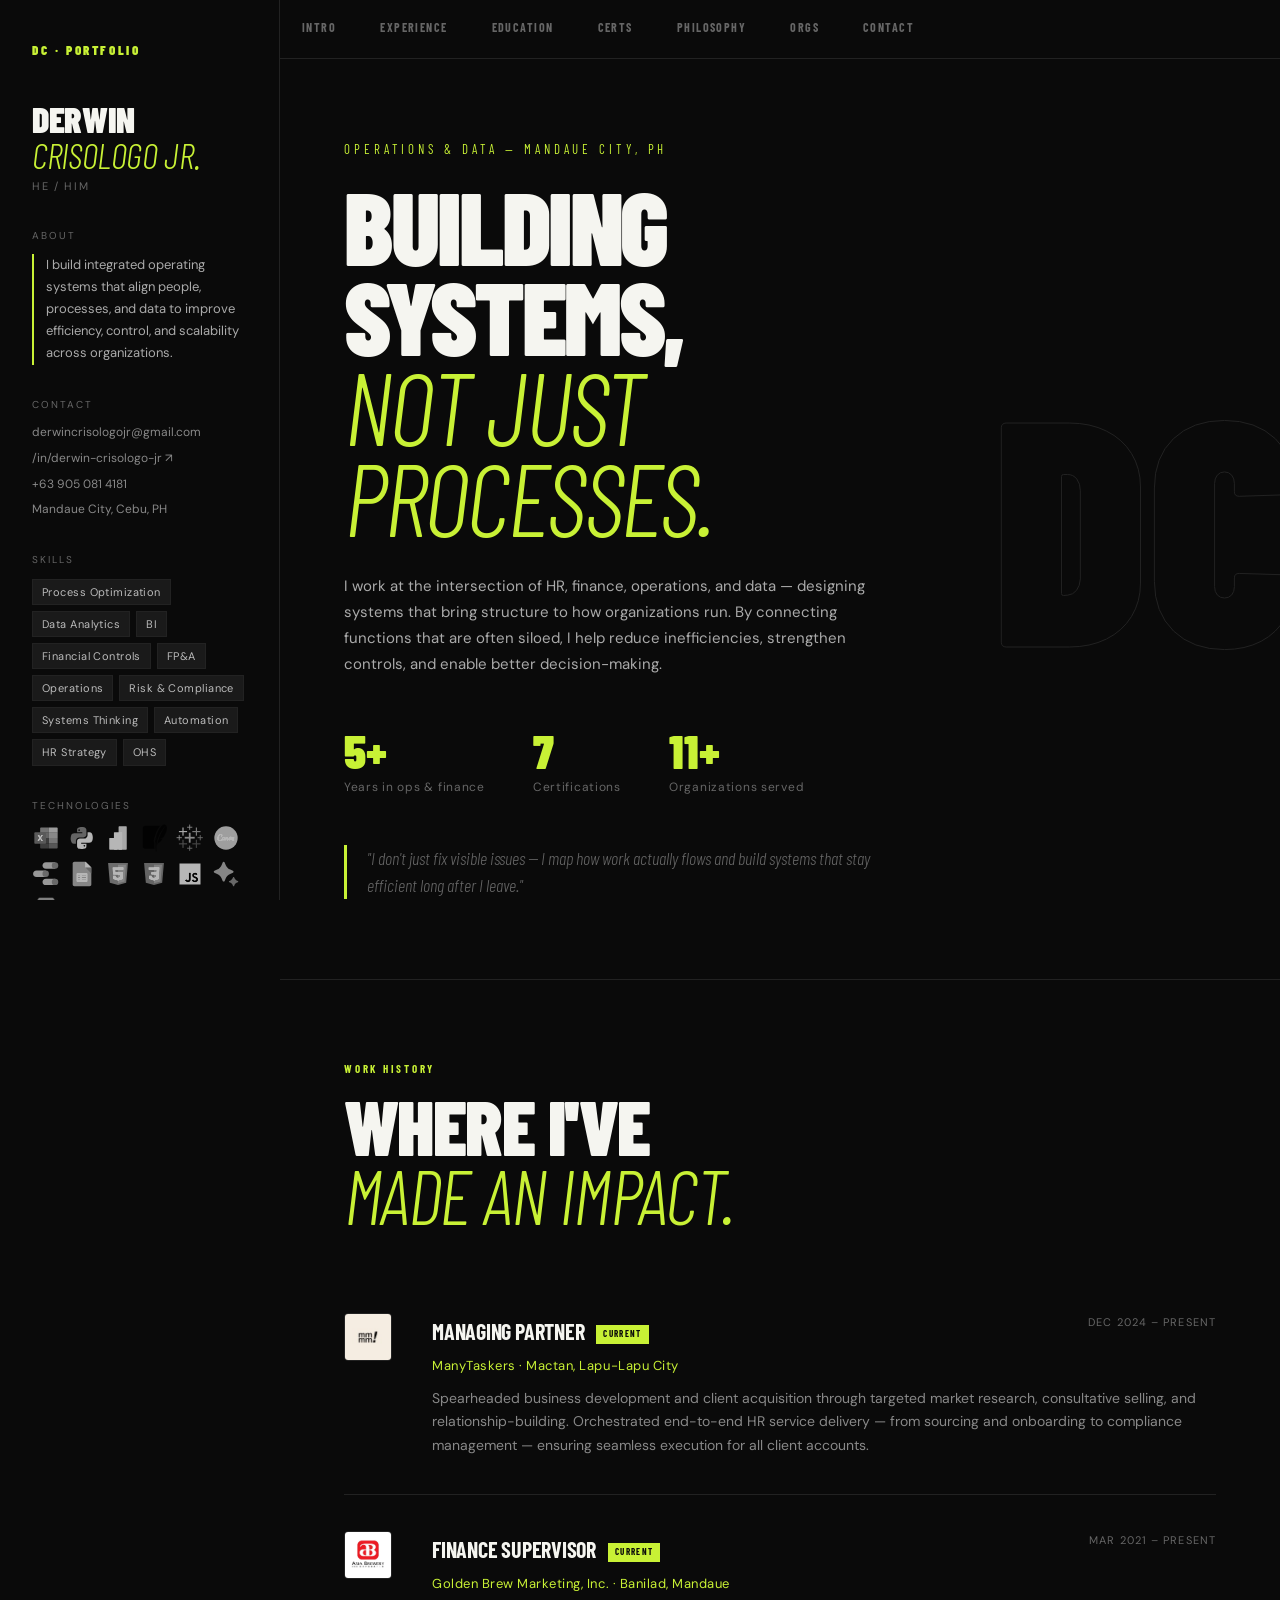
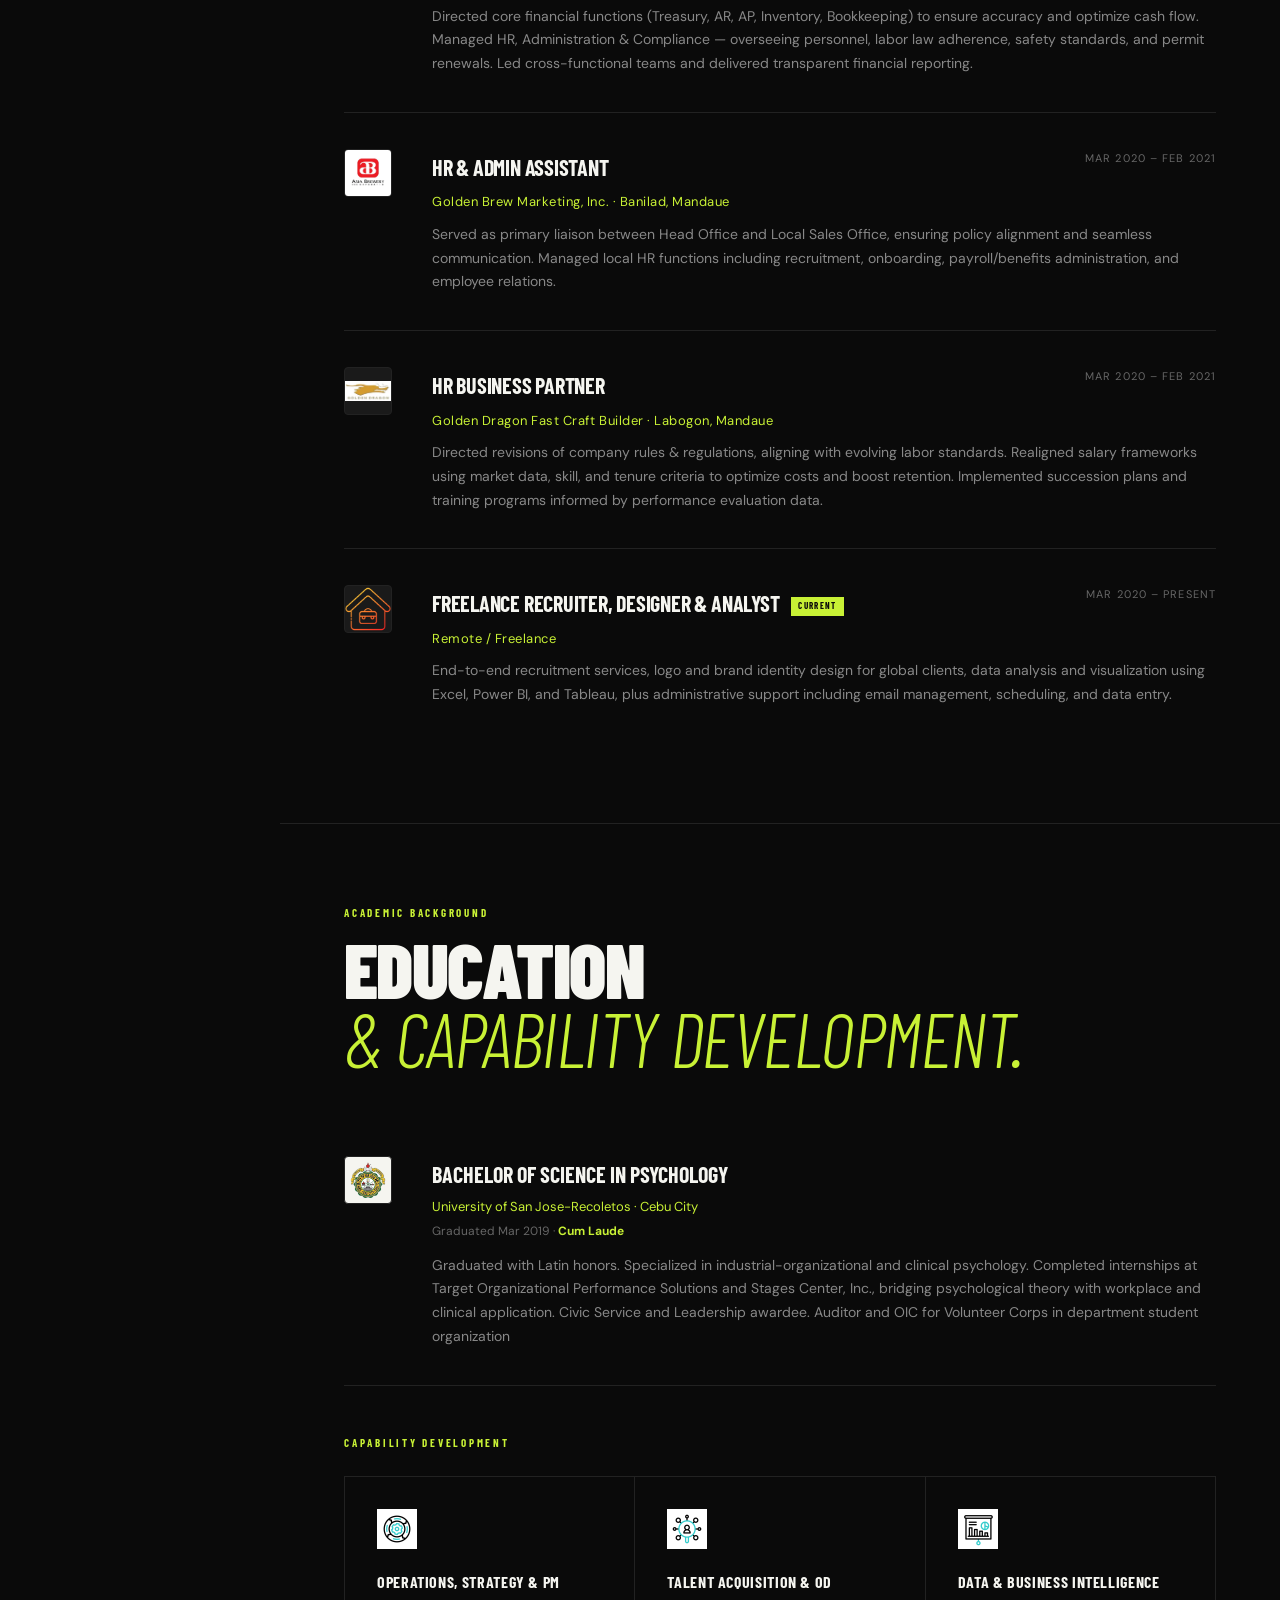
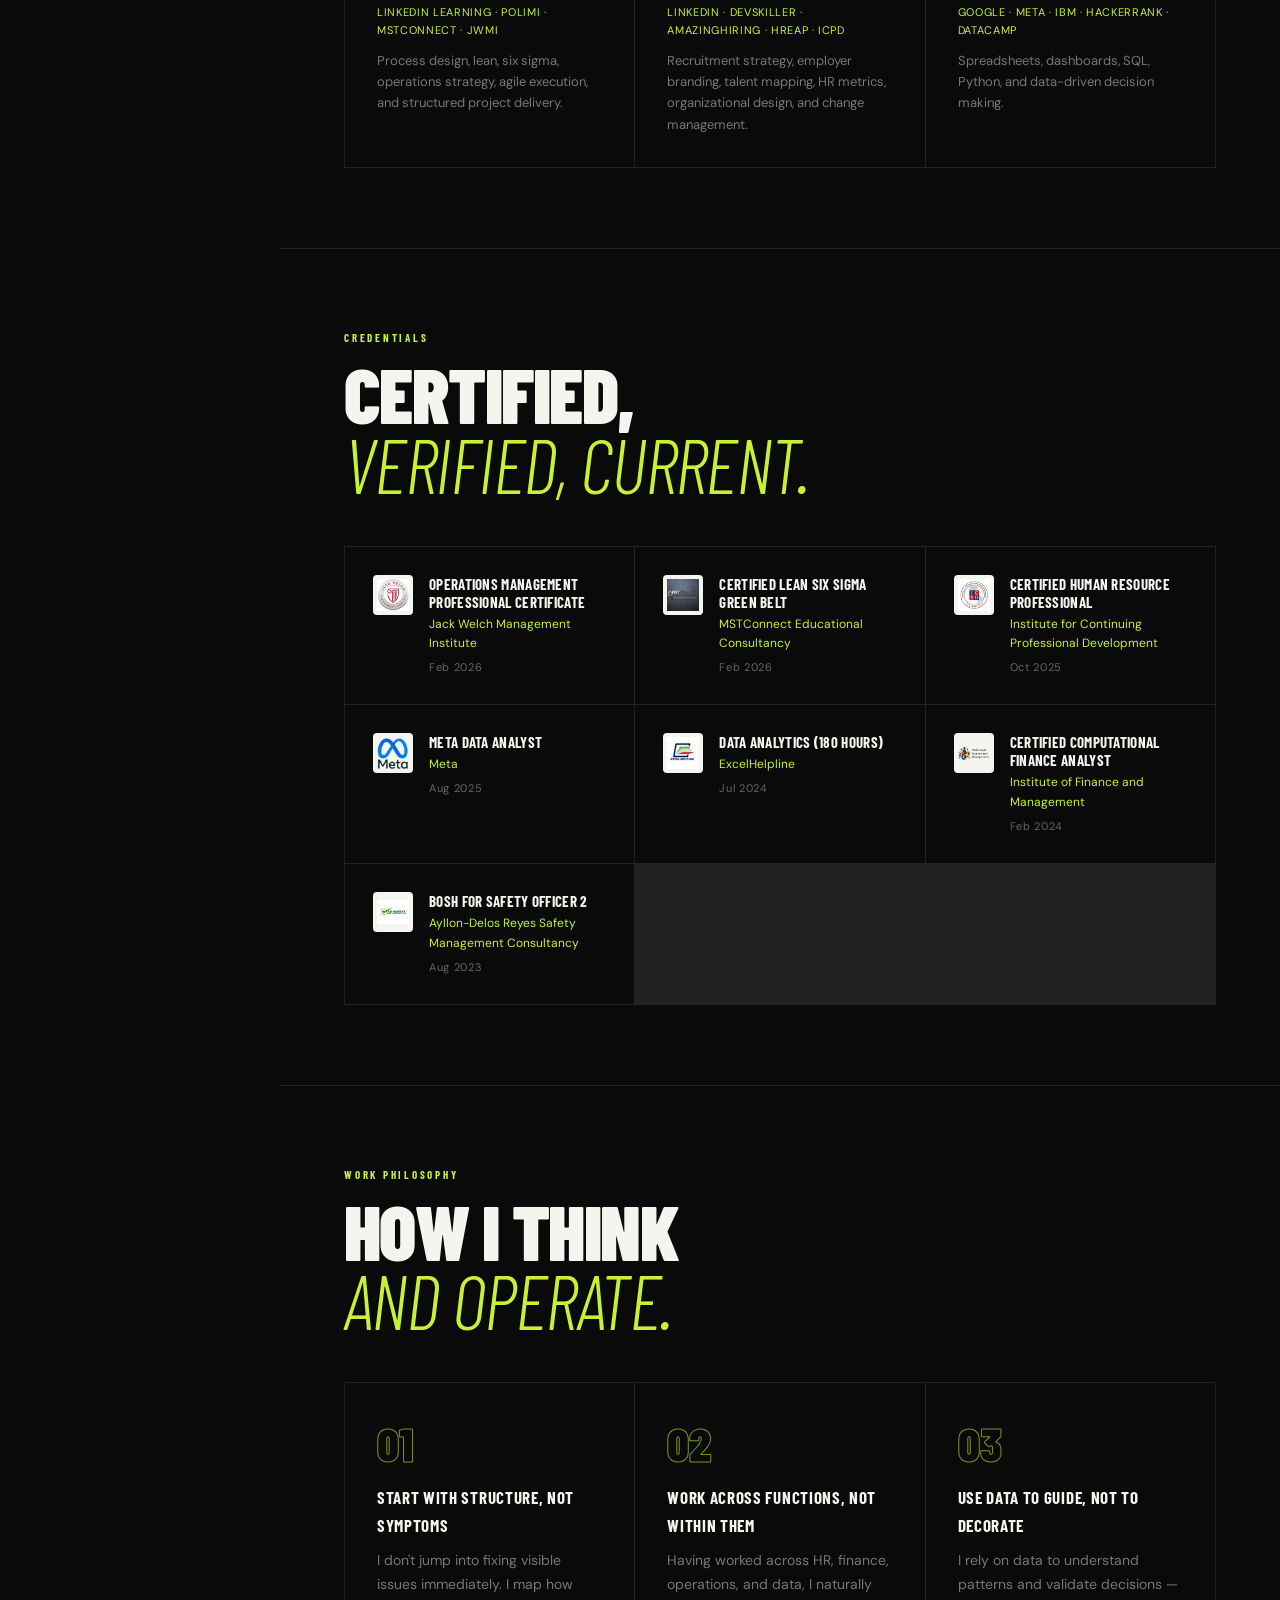
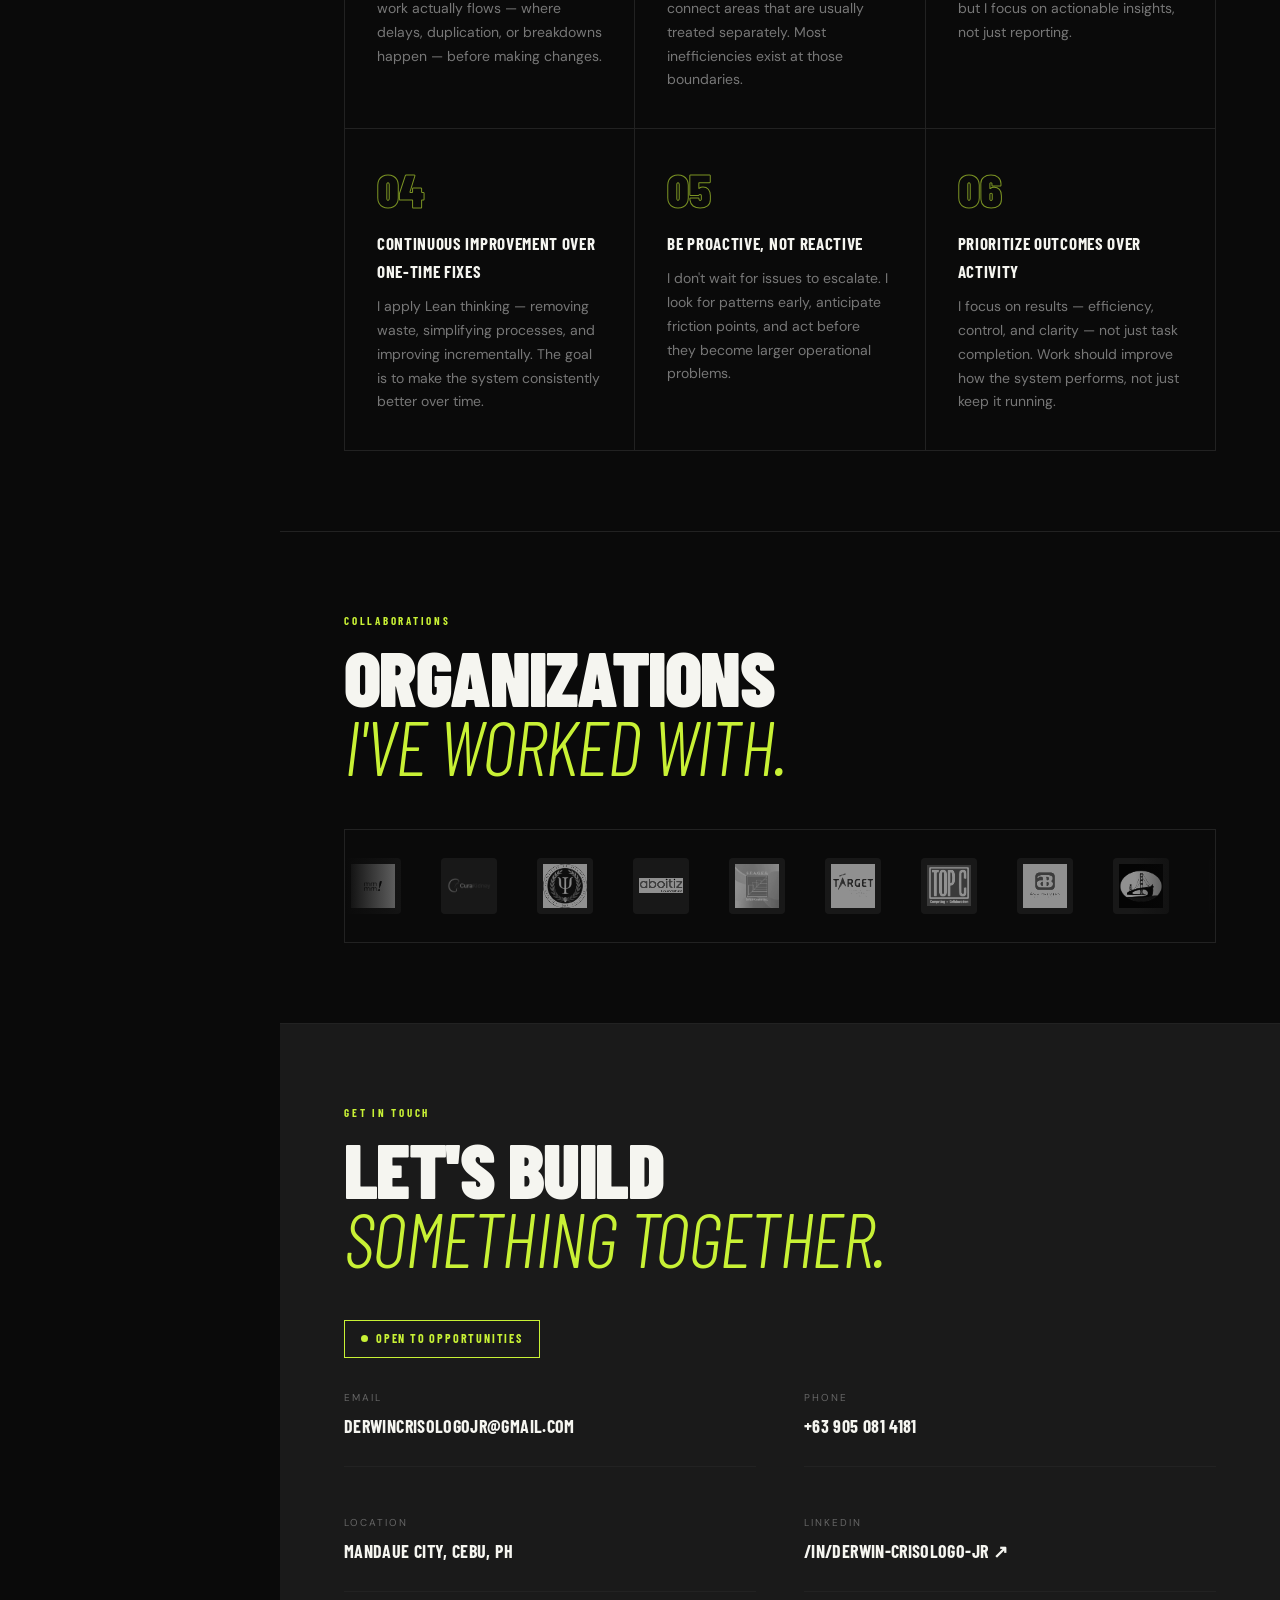
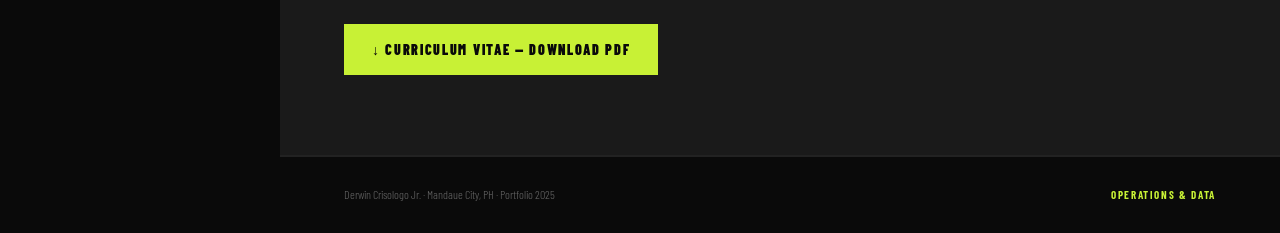
<file: derwin-portfolio-rethemed.html>
<!DOCTYPE html>
<html lang="en">
<head>
  <meta charset="UTF-8" />
  <meta name="viewport" content="width=device-width, initial-scale=1.0" />
  <title>Derwin Crisologo Jr. — Operations & Data</title>
  <link rel="preconnect" href="https://fonts.googleapis.com" />
  <link rel="preconnect" href="https://fonts.gstatic.com" crossorigin />
  <link href="https://fonts.googleapis.com/css2?family=Barlow+Condensed:ital,wght@0,300;0,500;0,700;0,900;1,300;1,500&family=DM+Sans:ital,wght@0,300;0,400;0,500;0,700;1,300;1,400&display=swap" rel="stylesheet" />

  <style>
    /* ─── CSS VARIABLES ─── */
    :root {
      --black:   #0a0a0a;
      --white:   #f5f5f0;
      --lime:    #c8f135;
      --grey:    #1a1a1a;
      --midgrey: #2e2e2e;
      --muted:   #666;
      --border:  #222;

      --font-display: 'Barlow Condensed', sans-serif;
      --font-body:    'DM Sans', sans-serif;

      --nav-h: 56px;
    }

    /* ─── RESET ─── */
    *, *::before, *::after { box-sizing: border-box; margin: 0; padding: 0; }
    html { scroll-behavior: smooth; }
    body {
      background: var(--black);
      color: var(--white);
      font-family: var(--font-body);
      font-size: 15px;
      line-height: 1.65;
      -webkit-font-smoothing: antialiased;
    }
    a { color: inherit; text-decoration: none; }
    img { display: block; max-width: 100%; }

    /* ─── SCROLLBAR ─── */
    ::-webkit-scrollbar { width: 4px; }
    ::-webkit-scrollbar-track { background: var(--black); }
    ::-webkit-scrollbar-thumb { background: var(--lime); border-radius: 2px; }

    /* ─── SIDEBAR ─── */
    .sidebar {
      position: fixed;
      top: 0; left: 0;
      width: 280px;
      height: 100vh;
      background: var(--black);
      border-right: 1px solid var(--border);
      display: flex;
      flex-direction: column;
      padding: 40px 32px;
      z-index: 100;
      overflow-y: auto;
    }

    .sidebar-logo {
      font-family: var(--font-display);
      font-weight: 900;
      font-size: 13px;
      letter-spacing: 0.2em;
      text-transform: uppercase;
      color: var(--lime);
      margin-bottom: 40px;
    }

    .sidebar-name {
      font-family: var(--font-display);
      font-weight: 900;
      font-size: 36px;
      line-height: 1;
      text-transform: uppercase;
      letter-spacing: -0.01em;
      margin-bottom: 4px;
    }
    .sidebar-name em {
      font-style: italic;
      font-weight: 300;
      color: var(--lime);
      display: block;
    }

    .sidebar-pronoun {
      font-size: 11px;
      letter-spacing: 0.15em;
      text-transform: uppercase;
      color: var(--muted);
      margin-bottom: 32px;
    }

    .sidebar-section-label {
      font-size: 10px;
      letter-spacing: 0.2em;
      text-transform: uppercase;
      color: var(--muted);
      margin-bottom: 10px;
    }

    .sidebar-bio {
      font-size: 13px;
      line-height: 1.7;
      color: #aaa;
      margin-bottom: 32px;
      border-left: 2px solid var(--lime);
      padding-left: 12px;
    }

    .contact-list {
      list-style: none;
      font-size: 12px;
      color: #888;
      margin-bottom: 32px;
      display: flex;
      flex-direction: column;
      gap: 6px;
    }
    .contact-list a:hover { color: var(--lime); }

    .skills-wrap {
      display: flex;
      flex-wrap: wrap;
      gap: 6px;
      margin-bottom: 32px;
    }
    .skill-tag {
      background: var(--grey);
      border: 1px solid var(--border);
      color: #bbb;
      font-size: 11px;
      padding: 3px 9px;
      letter-spacing: 0.04em;
      transition: all 0.15s;
    }
    .skill-tag:hover { background: var(--lime); color: var(--black); border-color: var(--lime); }

    .tools-grid {
      display: flex;
      flex-wrap: wrap;
      gap: 8px;
      margin-bottom: 32px;
    }
    .tools-grid img {
      width: 28px; height: 28px;
      object-fit: contain;
      filter: grayscale(1) brightness(1.4);
      opacity: 0.7;
      transition: all 0.2s;
    }
    .tools-grid img:hover { filter: none; opacity: 1; }

    .lang-list {
      font-size: 12px;
      color: #888;
      display: flex;
      gap: 16px;
      margin-bottom: 32px;
    }

    .sidebar-cta {
      display: inline-flex;
      align-items: center;
      gap: 8px;
      background: var(--lime);
      color: var(--black);
      font-family: var(--font-display);
      font-weight: 700;
      font-size: 12px;
      letter-spacing: 0.12em;
      text-transform: uppercase;
      padding: 10px 18px;
      transition: all 0.2s;
      margin-bottom: 24px;
      width: fit-content;
    }
    .sidebar-cta:hover { background: var(--white); }

    .sidebar-social {
      display: flex; gap: 12px; margin-top: auto; padding-top: 24px;
    }
    .sidebar-social a {
      font-size: 11px;
      letter-spacing: 0.12em;
      text-transform: uppercase;
      color: var(--muted);
      border-bottom: 1px solid var(--border);
      padding-bottom: 2px;
      transition: all 0.15s;
    }
    .sidebar-social a:hover { color: var(--lime); border-color: var(--lime); }

    /* ─── MOBILE NAV ─── */
    .mobile-nav {
      display: none;
      position: fixed;
      top: 0; left: 0; right: 0;
      height: var(--nav-h);
      background: var(--black);
      border-bottom: 1px solid var(--border);
      align-items: center;
      justify-content: space-between;
      padding: 0 20px;
      z-index: 200;
    }
    .mobile-nav-logo {
      font-family: var(--font-display);
      font-weight: 900;
      font-size: 20px;
      letter-spacing: 0.05em;
      text-transform: uppercase;
    }
    .mobile-nav-logo span { color: var(--lime); }
    .hamburger {
      background: none; border: none; cursor: pointer;
      display: flex; flex-direction: column; gap: 5px; padding: 4px;
    }
    .hamburger span {
      display: block; width: 22px; height: 2px;
      background: var(--white); transition: all 0.3s;
    }
    .mobile-drawer {
      display: none;
      position: fixed;
      top: var(--nav-h); left: 0; right: 0; bottom: 0;
      background: var(--black);
      z-index: 190;
      overflow-y: auto;
      padding: 24px 20px;
    }
    .mobile-drawer.open { display: block; }

    /* ─── MAIN ─── */
    .main {
      margin-left: 280px;
      min-height: 100vh;
    }

    /* ─── NAV TABS ─── */
    .section-nav {
      position: sticky;
      top: 0;
      background: var(--black);
      border-bottom: 1px solid var(--border);
      display: flex;
      gap: 0;
      z-index: 50;
      overflow-x: auto;
    }
    .section-nav::-webkit-scrollbar { height: 0; }
    .nav-tab {
      font-family: var(--font-display);
      font-weight: 700;
      font-size: 12px;
      letter-spacing: 0.12em;
      text-transform: uppercase;
      color: var(--muted);
      padding: 18px 22px;
      border-bottom: 2px solid transparent;
      white-space: nowrap;
      transition: all 0.2s;
      cursor: pointer;
    }
    .nav-tab:hover { color: var(--white); }
    .nav-tab.active { color: var(--lime); border-bottom-color: var(--lime); }

    /* ─── SECTIONS ─── */
    section {
      padding: 80px 64px;
      border-bottom: 1px solid var(--border);
    }

    .section-label {
      font-family: var(--font-display);
      font-weight: 700;
      font-size: 11px;
      letter-spacing: 0.25em;
      text-transform: uppercase;
      color: var(--lime);
      margin-bottom: 12px;
    }

    .section-heading {
      font-family: var(--font-display);
      font-weight: 900;
      font-size: clamp(52px, 6vw, 80px);
      line-height: 0.9;
      text-transform: uppercase;
      letter-spacing: -0.02em;
      margin-bottom: 48px;
    }
    .section-heading em {
      font-style: italic;
      font-weight: 300;
      color: var(--lime);
    }

    /* ─── HERO ─── */
    #intro {
      background: var(--black);
      min-height: calc(100vh - 56px);
      display: flex;
      flex-direction: column;
      justify-content: center;
      position: relative;
      overflow: hidden;
    }
    #intro::before {
      content: 'DC';
      position: absolute;
      right: -20px;
      top: 50%;
      transform: translateY(-50%);
      font-family: var(--font-display);
      font-weight: 900;
      font-size: clamp(200px, 25vw, 340px);
      line-height: 1;
      color: transparent;
      -webkit-text-stroke: 1px var(--border);
      pointer-events: none;
      user-select: none;
    }

    .hero-kicker {
      font-family: var(--font-display);
      font-size: 13px;
      letter-spacing: 0.3em;
      text-transform: uppercase;
      color: var(--lime);
      margin-bottom: 20px;
    }

    .hero-title {
      font-family: var(--font-display);
      font-weight: 900;
      font-size: clamp(56px, 8vw, 110px);
      line-height: 0.88;
      text-transform: uppercase;
      letter-spacing: -0.03em;
      margin-bottom: 32px;
    }
    .hero-title em {
      font-style: italic;
      font-weight: 300;
      color: var(--lime);
    }

    .hero-body {
      max-width: 540px;
      font-size: 15px;
      color: #aaa;
      line-height: 1.75;
      margin-bottom: 48px;
    }

    .stats-row {
      display: flex;
      gap: 48px;
      margin-bottom: 48px;
      flex-wrap: wrap;
    }
    .stat {
      display: flex;
      flex-direction: column;
    }
    .stat-num {
      font-family: var(--font-display);
      font-weight: 900;
      font-size: 48px;
      line-height: 1;
      color: var(--lime);
    }
    .stat-label {
      font-size: 12px;
      color: var(--muted);
      letter-spacing: 0.06em;
      margin-top: 4px;
    }

    .hero-quote {
      max-width: 540px;
      font-family: var(--font-display);
      font-style: italic;
      font-weight: 300;
      font-size: 18px;
      color: #666;
      border-left: 3px solid var(--lime);
      padding-left: 20px;
      line-height: 1.5;
    }

    /* ─── EXPERIENCE ─── */
    .job-list { display: flex; flex-direction: column; gap: 0; }

    .job-item {
      display: grid;
      grid-template-columns: 64px 1fr;
      gap: 0 24px;
      padding: 36px 0;
      border-bottom: 1px solid var(--border);
      position: relative;
    }
    .job-item:last-child { border-bottom: none; }

    .job-logo {
      width: 48px; height: 48px;
      border-radius: 4px;
      object-fit: cover;
      background: var(--grey);
      border: 1px solid var(--border);
    }

    .job-meta { display: flex; flex-direction: column; }

    .job-top {
      display: flex;
      justify-content: space-between;
      align-items: flex-start;
      flex-wrap: wrap;
      gap: 8px;
      margin-bottom: 6px;
    }

    .job-title {
      font-family: var(--font-display);
      font-weight: 700;
      font-size: 22px;
      letter-spacing: -0.01em;
      text-transform: uppercase;
    }

    .job-date {
      font-size: 11px;
      letter-spacing: 0.1em;
      color: var(--muted);
      text-transform: uppercase;
      white-space: nowrap;
    }

    .job-company {
      font-size: 13px;
      color: var(--lime);
      margin-bottom: 10px;
      letter-spacing: 0.04em;
    }

    .job-current {
      display: inline-block;
      background: var(--lime);
      color: var(--black);
      font-family: var(--font-display);
      font-weight: 700;
      font-size: 9px;
      letter-spacing: 0.15em;
      text-transform: uppercase;
      padding: 2px 7px;
      margin-left: 8px;
      vertical-align: middle;
    }

    .job-desc {
      font-size: 14px;
      color: #888;
      line-height: 1.7;
    }

    /* ─── EDUCATION ─── */
    .edu-block {
      display: grid;
      grid-template-columns: 64px 1fr;
      gap: 0 24px;
      padding: 36px 0;
      border-bottom: 1px solid var(--border);
    }
    .edu-logo {
      width: 48px; height: 48px;
      object-fit: contain;
      background: var(--white);
      border-radius: 4px;
      padding: 4px;
      border: 1px solid var(--border);
    }
    .edu-degree {
      font-family: var(--font-display);
      font-weight: 700;
      font-size: 22px;
      text-transform: uppercase;
      margin-bottom: 4px;
    }
    .edu-school {
      font-size: 13px;
      color: var(--lime);
      margin-bottom: 4px;
    }
    .edu-date { font-size: 12px; color: var(--muted); margin-bottom: 12px; }
    .edu-desc { font-size: 14px; color: #888; line-height: 1.7; }

    /* ─── CAPABILITY CARDS ─── */
    .cap-grid {
      display: grid;
      grid-template-columns: repeat(auto-fit, minmax(260px, 1fr));
      gap: 1px;
      background: var(--border);
      border: 1px solid var(--border);
    }
    .cap-card {
      background: var(--black);
      padding: 32px;
      transition: background 0.2s;
    }
    .cap-card:hover { background: var(--grey); }
    .cap-icon { width: 40px; height: 40px; margin-bottom: 20px; }
    .cap-title {
      font-family: var(--font-display);
      font-weight: 700;
      font-size: 16px;
      text-transform: uppercase;
      letter-spacing: 0.04em;
      margin-bottom: 8px;
    }
    .cap-sources {
      font-size: 11px;
      color: var(--lime);
      letter-spacing: 0.06em;
      margin-bottom: 10px;
      text-transform: uppercase;
    }
    .cap-desc { font-size: 13px; color: #777; line-height: 1.65; }

    /* ─── CERTS ─── */
    .cert-grid {
      display: grid;
      grid-template-columns: repeat(auto-fit, minmax(280px, 1fr));
      gap: 1px;
      background: var(--border);
      border: 1px solid var(--border);
    }
    .cert-card {
      background: var(--black);
      padding: 28px 28px 28px 28px;
      display: flex;
      gap: 16px;
      align-items: flex-start;
      transition: background 0.2s;
      position: relative;
      overflow: hidden;
    }
    .cert-card::before {
      content: '';
      position: absolute;
      bottom: 0; left: 0;
      width: 0; height: 2px;
      background: var(--lime);
      transition: width 0.3s;
    }
    .cert-card:hover { background: var(--grey); }
    .cert-card:hover::before { width: 100%; }
    .cert-logo {
      width: 40px; height: 40px;
      object-fit: contain;
      background: var(--white);
      border-radius: 4px;
      padding: 4px;
      flex-shrink: 0;
    }
    .cert-info { flex: 1; }
    .cert-name {
      font-family: var(--font-display);
      font-weight: 700;
      font-size: 15px;
      text-transform: uppercase;
      letter-spacing: 0.02em;
      margin-bottom: 4px;
      line-height: 1.2;
    }
    .cert-issuer { font-size: 12px; color: var(--lime); margin-bottom: 4px; }
    .cert-date { font-size: 11px; color: var(--muted); letter-spacing: 0.06em; }

    /* ─── PHILOSOPHY ─── */
    .phil-grid {
      display: grid;
      grid-template-columns: repeat(auto-fit, minmax(280px, 1fr));
      gap: 1px;
      background: var(--border);
      border: 1px solid var(--border);
    }
    .phil-item {
      background: var(--black);
      padding: 36px 32px;
      transition: background 0.2s;
    }
    .phil-item:hover { background: var(--grey); }
    .phil-num {
      font-family: var(--font-display);
      font-weight: 900;
      font-size: 48px;
      color: transparent;
      -webkit-text-stroke: 1px var(--lime);
      line-height: 1;
      margin-bottom: 16px;
      opacity: 0.6;
    }
    .phil-title {
      font-family: var(--font-display);
      font-weight: 700;
      font-size: 17px;
      text-transform: uppercase;
      letter-spacing: 0.04em;
      margin-bottom: 10px;
    }
    .phil-desc { font-size: 14px; color: #777; line-height: 1.7; }

    /* ─── ORGS MARQUEE ─── */
    .orgs-track-wrap {
      overflow: hidden;
      border: 1px solid var(--border);
      padding: 28px 0;
      position: relative;
    }
    .orgs-track-wrap::before,
    .orgs-track-wrap::after {
      content: '';
      position: absolute;
      top: 0; bottom: 0;
      width: 80px;
      z-index: 2;
    }
    .orgs-track-wrap::before { left: 0; background: linear-gradient(to right, var(--black), transparent); }
    .orgs-track-wrap::after  { right: 0; background: linear-gradient(to left, var(--black), transparent); }

    .orgs-track {
      display: flex;
      gap: 40px;
      animation: scroll-orgs 28s linear infinite;
      width: max-content;
    }
    .orgs-track:hover { animation-play-state: paused; }
    @keyframes scroll-orgs {
      from { transform: translateX(0); }
      to   { transform: translateX(-50%); }
    }
    .org-logo {
      width: 56px; height: 56px;
      object-fit: contain;
      filter: grayscale(1) brightness(1.4);
      opacity: 0.55;
      border-radius: 4px;
      background: var(--grey);
      padding: 6px;
      transition: all 0.2s;
      flex-shrink: 0;
    }
    .org-logo:hover { filter: none; opacity: 1; }

    /* ─── CONTACT ─── */
    #contact {
      background: var(--grey);
    }
    .contact-grid {
      display: grid;
      grid-template-columns: 1fr 1fr;
      gap: 48px;
    }
    .contact-item {
      border-bottom: 1px solid var(--border);
      padding-bottom: 24px;
    }
    .contact-type {
      font-size: 10px;
      letter-spacing: 0.2em;
      text-transform: uppercase;
      color: var(--muted);
      margin-bottom: 6px;
    }
    .contact-value {
      font-family: var(--font-display);
      font-weight: 700;
      font-size: 18px;
      text-transform: uppercase;
      letter-spacing: 0.02em;
      transition: color 0.15s;
    }
    .contact-value:hover { color: var(--lime); }

    .avail-badge {
      display: inline-flex;
      align-items: center;
      gap: 8px;
      background: transparent;
      border: 1px solid var(--lime);
      color: var(--lime);
      font-family: var(--font-display);
      font-weight: 700;
      font-size: 12px;
      letter-spacing: 0.15em;
      text-transform: uppercase;
      padding: 8px 16px;
      margin-bottom: 32px;
    }
    .avail-dot {
      width: 7px; height: 7px;
      background: var(--lime);
      border-radius: 50%;
      animation: pulse 2s ease-in-out infinite;
    }
    @keyframes pulse {
      0%, 100% { opacity: 1; }
      50% { opacity: 0.3; }
    }

    .cv-btn {
      display: inline-flex;
      align-items: center;
      gap: 10px;
      background: var(--lime);
      color: var(--black);
      font-family: var(--font-display);
      font-weight: 900;
      font-size: 14px;
      letter-spacing: 0.12em;
      text-transform: uppercase;
      padding: 14px 28px;
      margin-top: 32px;
      transition: all 0.2s;
    }
    .cv-btn:hover { background: var(--white); }

    /* ─── FOOTER ─── */
    footer {
      padding: 28px 64px;
      display: flex;
      justify-content: space-between;
      align-items: center;
      border-top: 1px solid var(--border);
      font-size: 12px;
      color: var(--muted);
      flex-wrap: wrap;
      gap: 12px;
    }
    footer span { font-family: var(--font-display); font-weight: 300; }

    /* ─── FADE-IN ANIMATION ─── */
    .fade-in {
      opacity: 0;
      transform: translateY(24px);
      transition: opacity 0.6s ease, transform 0.6s ease;
    }
    .fade-in.visible { opacity: 1; transform: translateY(0); }

    /* ─── RESPONSIVE ─── */
    @media (max-width: 900px) {
      .sidebar { display: none; }
      .mobile-nav { display: flex; }
      .main { margin-left: 0; padding-top: var(--nav-h); }
      section { padding: 56px 24px; }
      footer { padding: 24px; }
      .contact-grid { grid-template-columns: 1fr; gap: 24px; }
      #intro::before { font-size: 150px; right: -10px; }
      .section-nav { display: none; }
    }
  </style>
</head>
<body>

<!-- ══════════════ SIDEBAR ══════════════ -->
<aside class="sidebar">
  <div class="sidebar-logo">DC · Portfolio</div>

  <div class="sidebar-name">Derwin<em>Crisologo Jr.</em></div>
  <div class="sidebar-pronoun">he / him</div>

  <div class="sidebar-section-label">About</div>
  <p class="sidebar-bio">I build integrated operating systems that align people, processes, and data to improve efficiency, control, and scalability across organizations.</p>

  <div class="sidebar-section-label">Contact</div>
  <ul class="contact-list">
    <li><a href="mailto:derwincrisologojr@gmail.com">derwincrisologojr@gmail.com</a></li>
    <li><a href="https://www.linkedin.com/in/derwin-crisologo-jr" target="_blank">/in/derwin-crisologo-jr ↗</a></li>
    <li><a href="tel:+639050814181">+63 905 081 4181</a></li>
    <li>Mandaue City, Cebu, PH</li>
  </ul>

  <div class="sidebar-section-label">Skills</div>
  <div class="skills-wrap">
    <span class="skill-tag">Process Optimization</span>
    <span class="skill-tag">Data Analytics</span>
    <span class="skill-tag">BI</span>
    <span class="skill-tag">Financial Controls</span>
    <span class="skill-tag">FP&A</span>
    <span class="skill-tag">Operations</span>
    <span class="skill-tag">Risk & Compliance</span>
    <span class="skill-tag">Systems Thinking</span>
    <span class="skill-tag">Automation</span>
    <span class="skill-tag">HR Strategy</span>
    <span class="skill-tag">OHS</span>
  </div>

  <div class="sidebar-section-label">Technologies</div>
  <div class="tools-grid">
    <img src="https://voidrwn.github.io/tools/Excel.svg" title="Excel" />
    <img src="https://voidrwn.github.io/tools/Python.svg" title="Python" />
    <img src="https://voidrwn.github.io/tools/Power BI.svg" title="Power BI" />
    <img src="https://voidrwn.github.io/tools/SQLite.svg" title="SQL" />
    <img src="https://voidrwn.github.io/tools/Tableau.svg" title="Tableau" />
    <img src="https://voidrwn.github.io/tools/Canva.svg" title="Canva" />
    <img src="https://voidrwn.github.io/tools/Google Data Studio.svg" title="Data Studio" />
    <img src="https://voidrwn.github.io/tools/Google Sheets.svg" title="G Sheets" />
    <img src="https://voidrwn.github.io/tools/HTML.svg" title="HTML" />
    <img src="https://voidrwn.github.io/tools/CSS.svg" title="CSS" />
    <img src="https://voidrwn.github.io/tools/Javascript.svg" title="JS" />
    <img src="https://voidrwn.github.io/tools/AI.svg" title="AI" />
    <img src="https://voidrwn.github.io/tools/BigQuery.webp" title="BigQuery" />
    <img src="https://voidrwn.github.io/tools/MySQL.svg" title="MySQL" />
  </div>

  <div class="sidebar-section-label">Languages</div>
  <div class="lang-list">
    <span>🇵🇭 Filipino</span>
    <span>🇺🇸 English</span>
  </div>

  <a class="sidebar-cta" href="https://voidrwn.github.io/docs/DERWIN CRISOLOGO JR.pdf" target="_blank">↓ Download CV</a>

  <div class="sidebar-social">
    <a href="https://www.linkedin.com/in/derwin-crisologo-jr" target="_blank">LinkedIn</a>
    <a href="mailto:derwincrisologojr@mail.com">Email</a>
  </div>
</aside>

<!-- ══════════════ MOBILE NAV ══════════════ -->
<nav class="mobile-nav">
  <div class="mobile-nav-logo">D<span>C</span></div>
  <button class="hamburger" id="hamburger" aria-label="Menu">
    <span></span><span></span><span></span>
  </button>
</nav>
<div class="mobile-drawer" id="drawer">
  <div style="margin-bottom:24px;">
    <div class="sidebar-name" style="font-size:28px;">Derwin<em>Crisologo Jr.</em></div>
    <div class="sidebar-pronoun">he / him</div>
  </div>
  <ul class="contact-list" style="margin-bottom:20px;">
    <li><a href="mailto:derwincrisologojr@mail.com">derwincrisologojr@gmail.com</a></li>
    <li><a href="tel:+639050814181">+63 905 081 4181</a></li>
    <li>Mandaue City, Cebu, PH</li>
  </ul>
  <a class="sidebar-cta" href="https://voidrwn.github.io/docs/DERWIN CRISOLOGO JR.pdf" target="_blank">↓ Download CV</a>
  <div style="margin-top:24px; display:flex; flex-direction:column; gap:16px;">
    <a href="#intro" class="nav-tab" onclick="closeDrawer()">Intro</a>
    <a href="#experience" class="nav-tab" onclick="closeDrawer()">Experience</a>
    <a href="#education" class="nav-tab" onclick="closeDrawer()">Education</a>
    <a href="#certs" class="nav-tab" onclick="closeDrawer()">Certs</a>
    <a href="#philosophy" class="nav-tab" onclick="closeDrawer()">Philosophy</a>
    <a href="#orgs" class="nav-tab" onclick="closeDrawer()">Orgs</a>
    <a href="#contact" class="nav-tab" onclick="closeDrawer()">Contact</a>
  </div>
</div>

<!-- ══════════════ MAIN ══════════════ -->
<main class="main">

  <!-- Section Nav -->
  <nav class="section-nav" id="sectionNav">
    <a class="nav-tab active" href="#intro">Intro</a>
    <a class="nav-tab" href="#experience">Experience</a>
    <a class="nav-tab" href="#education">Education</a>
    <a class="nav-tab" href="#certs">Certs</a>
    <a class="nav-tab" href="#philosophy">Philosophy</a>
    <a class="nav-tab" href="#orgs">Orgs</a>
    <a class="nav-tab" href="#contact">Contact</a>
  </nav>

  <!-- ── INTRO ── -->
  <section id="intro">
    <div class="hero-kicker">Operations & Data — Mandaue City, PH</div>
    <h1 class="hero-title fade-in">Building<br>systems,<br><em>not just<br>processes.</em></h1>
    <p class="hero-body fade-in">I work at the intersection of HR, finance, operations, and data — designing systems that bring structure to how organizations run. By connecting functions that are often siloed, I help reduce inefficiencies, strengthen controls, and enable better decision-making.</p>
    <div class="stats-row fade-in">
      <div class="stat"><span class="stat-num">5+</span><span class="stat-label">Years in ops & finance</span></div>
      <div class="stat"><span class="stat-num">7</span><span class="stat-label">Certifications</span></div>
      <div class="stat"><span class="stat-num">11+</span><span class="stat-label">Organizations served</span></div>
    </div>
    <blockquote class="hero-quote fade-in">"I don't just fix visible issues — I map how work actually flows and build systems that stay efficient long after I leave."</blockquote>
  </section>

  <!-- ── EXPERIENCE ── -->
  <section id="experience">
    <div class="section-label">Work History</div>
    <h2 class="section-heading">Where I've<br><em>made an impact.</em></h2>
    <div class="job-list">

      <div class="job-item fade-in">
        <img class="job-logo" src="https://voidrwn.github.io/companies/manytaskers.jfif" alt="ManyTaskers" />
        <div class="job-meta">
          <div class="job-top">
            <span class="job-title">Managing Partner <span class="job-current">Current</span></span>
            <span class="job-date">Dec 2024 – Present</span>
          </div>
          <div class="job-company">ManyTaskers · Mactan, Lapu-Lapu City</div>
          <p class="job-desc">Spearheaded business development and client acquisition through targeted market research, consultative selling, and relationship-building. Orchestrated end-to-end HR service delivery — from sourcing and onboarding to compliance management — ensuring seamless execution for all client accounts.</p>
        </div>
      </div>

      <div class="job-item fade-in">
        <img class="job-logo" src="https://voidrwn.github.io/companies/golden brew marketing inc.webp" alt="Golden Brew" onerror="this.src='https://voidrwn.github.io/companies/remote.png'" />
        <div class="job-meta">
          <div class="job-top">
            <span class="job-title">Finance Supervisor <span class="job-current">Current</span></span>
            <span class="job-date">Mar 2021 – Present</span>
          </div>
          <div class="job-company">Golden Brew Marketing, Inc. · Banilad, Mandaue</div>
          <p class="job-desc">Directed core financial functions (Treasury, AR, AP, Inventory, Bookkeeping) to ensure accuracy and optimize cash flow. Managed HR, Administration & Compliance — overseeing personnel, labor law adherence, safety standards, and permit renewals. Led cross-functional teams and delivered transparent financial reporting.</p>
        </div>
      </div>

      <div class="job-item fade-in">
        <img class="job-logo" src="https://voidrwn.github.io/companies/golden brew marketing inc.webp" alt="Golden Brew HR" />
        <div class="job-meta">
          <div class="job-top">
            <span class="job-title">HR & Admin Assistant</span>
            <span class="job-date">Mar 2020 – Feb 2021</span>
          </div>
          <div class="job-company">Golden Brew Marketing, Inc. · Banilad, Mandaue</div>
          <p class="job-desc">Served as primary liaison between Head Office and Local Sales Office, ensuring policy alignment and seamless communication. Managed local HR functions including recruitment, onboarding, payroll/benefits administration, and employee relations.</p>
        </div>
      </div>

      <div class="job-item fade-in">
        <img class="job-logo" src="https://voidrwn.github.io/companies/golden dragon fastcraft builder.webp" alt="Golden Dragon" style="object-fit:contain;" />
        <div class="job-meta">
          <div class="job-top">
            <span class="job-title">HR Business Partner</span>
            <span class="job-date">Mar 2020 – Feb 2021</span>
          </div>
          <div class="job-company">Golden Dragon Fast Craft Builder · Labogon, Mandaue</div>
          <p class="job-desc">Directed revisions of company rules & regulations, aligning with evolving labor standards. Realigned salary frameworks using market data, skill, and tenure criteria to optimize costs and boost retention. Implemented succession plans and training programs informed by performance evaluation data.</p>
        </div>
      </div>

      <div class="job-item fade-in">
        <img class="job-logo" src="https://voidrwn.github.io/companies/remote.png" alt="Freelance" />
        <div class="job-meta">
          <div class="job-top">
            <span class="job-title">Freelance Recruiter, Designer & Analyst <span class="job-current">Current</span></span>
            <span class="job-date">Mar 2020 – Present</span>
          </div>
          <div class="job-company">Remote / Freelance</div>
          <p class="job-desc">End-to-end recruitment services, logo and brand identity design for global clients, data analysis and visualization using Excel, Power BI, and Tableau, plus administrative support including email management, scheduling, and data entry.</p>
        </div>
      </div>

    </div>
  </section>

  <!-- ── EDUCATION ── -->
  <section id="education">
    <div class="section-label">Academic Background</div>
    <h2 class="section-heading">Education<br><em>& Capability Development.</em></h2>

    <div class="edu-block fade-in">
      <img class="edu-logo" src="https://voidrwn.github.io/school/usj-r.png" alt="USJR" />
      <div>
        <div class="edu-degree">Bachelor of Science in Psychology</div>
        <div class="edu-school">University of San Jose-Recoletos · Cebu City</div>
        <div class="edu-date">Graduated Mar 2019 · <strong style="color:var(--lime)">Cum Laude</strong></div>
        <p class="edu-desc">Graduated with Latin honors. Specialized in industrial-organizational and clinical psychology. Completed internships at Target Organizational Performance Solutions and Stages Center, Inc., bridging psychological theory with workplace and clinical application. Civic Service and Leadership awardee. Auditor and OIC for Volunteer Corps in department student organization</p>
      </div>
    </div>

    <div style="margin-top: 48px;">
      <div class="section-label" style="margin-bottom:24px;">Capability Development</div>
      <div class="cap-grid">
        <div class="cap-card fade-in">
          <img class="cap-icon" src="https://voidrwn.github.io/icons/ops.gif" alt="" />
          <div class="cap-title">Operations, Strategy & PM</div>
          <div class="cap-sources">LinkedIn Learning · Polimi · MSTConnect · JWMI</div>
          <p class="cap-desc">Process design, lean, six sigma, operations strategy, agile execution, and structured project delivery.</p>
        </div>
        <div class="cap-card fade-in">
          <img class="cap-icon" src="https://voidrwn.github.io/icons/human-resources.gif" alt="" />
          <div class="cap-title">Talent Acquisition & OD</div>
          <div class="cap-sources">LinkedIn · DevSkiller · AmazingHiring · HREAP · ICPD</div>
          <p class="cap-desc">Recruitment strategy, employer branding, talent mapping, HR metrics, organizational design, and change management.</p>
        </div>
        <div class="cap-card fade-in">
          <img class="cap-icon" src="https://voidrwn.github.io/icons/analytics.gif" alt="" />
          <div class="cap-title">Data & Business Intelligence</div>
          <div class="cap-sources">Google · Meta · IBM · HackerRank · Datacamp</div>
          <p class="cap-desc">Spreadsheets, dashboards, SQL, Python, and data-driven decision making.</p>
        </div>
      </div>
    </div>
  </section>

  <!-- ── CERTS ── -->
  <section id="certs">
    <div class="section-label">Credentials</div>
    <h2 class="section-heading">Certified,<br><em>verified, current.</em></h2>
    <div class="cert-grid">
      <div class="cert-card fade-in">
        <img class="cert-logo" src="https://voidrwn.github.io/certificates/jack welch management institute.jpg" onerror="this.style.display='none'" alt="" />
        <div class="cert-info">
          <div class="cert-name">Operations Management Professional Certificate</div>
          <div class="cert-issuer">Jack Welch Management Institute</div>
          <div class="cert-date">Feb 2026</div>
        </div>
      </div>
      <div class="cert-card fade-in">
        <img class="cert-logo" src="https://voidrwn.github.io/certificates/mstconnectconsultancy_logo.jfif" onerror="this.style.display='none'" alt="" />
        <div class="cert-info">
          <div class="cert-name">Certified Lean Six Sigma Green Belt</div>
          <div class="cert-issuer">MSTConnect Educational Consultancy</div>
          <div class="cert-date">Feb 2026</div>
        </div>
      </div>
      <div class="cert-card fade-in">
        <img class="cert-logo" src="https://voidrwn.github.io/certificates/ICPD.webp" onerror="this.style.display='none'" alt="" />
        <div class="cert-info">
          <div class="cert-name">Certified Human Resource Professional</div>
          <div class="cert-issuer">Institute for Continuing Professional Development</div>
          <div class="cert-date">Oct 2025</div>
        </div>
      </div>
      <div class="cert-card fade-in">
        <img class="cert-logo" src="https://voidrwn.github.io/certificates/meta-logo-2048x1972.webp" onerror="this.style.display='none'" alt="" />
        <div class="cert-info">
          <div class="cert-name">Meta Data Analyst</div>
          <div class="cert-issuer">Meta</div>
          <div class="cert-date">Aug 2025</div>
        </div>
      </div>
      <div class="cert-card fade-in">
        <img class="cert-logo" src="https://voidrwn.github.io/certificates/ExcelHelpline.jfif" onerror="this.style.display='none'" alt="" />
        <div class="cert-info">
          <div class="cert-name">Data Analytics (180 hours)</div>
          <div class="cert-issuer">ExcelHelpline</div>
          <div class="cert-date">Jul 2024</div>
        </div>
      </div>
      <div class="cert-card fade-in">
        <img class="cert-logo" src="https://voidrwn.github.io/certificates/IFM.png" onerror="this.style.display='none'" alt="" />
        <div class="cert-info">
          <div class="cert-name">Certified Computational Finance Analyst</div>
          <div class="cert-issuer">Institute of Finance and Management</div>
          <div class="cert-date">Feb 2024</div>
        </div>
      </div>
      <div class="cert-card fade-in">
        <img class="cert-logo" src="https://voidrwn.github.io/certificates/ADS Safety.jpg" onerror="this.style.display='none'" alt="" />
        <div class="cert-info">
          <div class="cert-name">BOSH for Safety Officer 2</div>
          <div class="cert-issuer">Ayllon-Delos Reyes Safety Management Consultancy</div>
          <div class="cert-date">Aug 2023</div>
        </div>
      </div>
    </div>
  </section>

  <!-- ── PHILOSOPHY ── -->
  <section id="philosophy">
    <div class="section-label">Work Philosophy</div>
    <h2 class="section-heading">How I think<br><em>and operate.</em></h2>
    <div class="phil-grid">
      <div class="phil-item fade-in">
        <div class="phil-num">01</div>
        <div class="phil-title">Start with structure, not symptoms</div>
        <p class="phil-desc">I don't jump into fixing visible issues immediately. I map how work actually flows — where delays, duplication, or breakdowns happen — before making changes.</p>
      </div>
      <div class="phil-item fade-in">
        <div class="phil-num">02</div>
        <div class="phil-title">Work across functions, not within them</div>
        <p class="phil-desc">Having worked across HR, finance, operations, and data, I naturally connect areas that are usually treated separately. Most inefficiencies exist at those boundaries.</p>
      </div>
      <div class="phil-item fade-in">
        <div class="phil-num">03</div>
        <div class="phil-title">Use data to guide, not to decorate</div>
        <p class="phil-desc">I rely on data to understand patterns and validate decisions — but I focus on actionable insights, not just reporting.</p>
      </div>
      <div class="phil-item fade-in">
        <div class="phil-num">04</div>
        <div class="phil-title">Continuous improvement over one-time fixes</div>
        <p class="phil-desc">I apply Lean thinking — removing waste, simplifying processes, and improving incrementally. The goal is to make the system consistently better over time.</p>
      </div>
      <div class="phil-item fade-in">
        <div class="phil-num">05</div>
        <div class="phil-title">Be proactive, not reactive</div>
        <p class="phil-desc">I don't wait for issues to escalate. I look for patterns early, anticipate friction points, and act before they become larger operational problems.</p>
      </div>
      <div class="phil-item fade-in">
        <div class="phil-num">06</div>
        <div class="phil-title">Prioritize outcomes over activity</div>
        <p class="phil-desc">I focus on results — efficiency, control, and clarity — not just task completion. Work should improve how the system performs, not just keep it running.</p>
      </div>
    </div>
  </section>

  <!-- ── ORGS ── -->
  <section id="orgs">
    <div class="section-label">Collaborations</div>
    <h2 class="section-heading">Organizations<br><em>I've worked with.</em></h2>
    <div class="orgs-track-wrap">
      <div class="orgs-track">
        <img class="org-logo" src="https://voidrwn.github.io/organizations/manytaskers.jfif" alt="ManyTaskers" />
        <img class="org-logo" src="https://voidrwn.github.io/organizations/Curakidney.png" alt="Curakidney" />
        <img class="org-logo" src="https://voidrwn.github.io/organizations/JAPS.jpg" alt="JAPS" />
        <img class="org-logo" src="https://voidrwn.github.io/organizations/aboitiz foundation.jpg" alt="Aboitiz Foundation" />
        <img class="org-logo" src="https://voidrwn.github.io/organizations/Stages Center.webp" alt="Stages" />
        <img class="org-logo" src="https://voidrwn.github.io/organizations/Target OPS.webp" alt="Target" />
        <img class="org-logo" src="https://voidrwn.github.io/organizations/Top C Technologies.jpg" alt="TOP C" />
        <img class="org-logo" src="https://voidrwn.github.io/organizations/golden brew marketing inc.webp" alt="GBMI" />
        <img class="org-logo" src="https://voidrwn.github.io/organizations/golden bridge shipping.webp" alt="GSI" />
        <img class="org-logo" src="https://voidrwn.github.io/organizations/golden dragon fastcraft builder.webp" alt="Golden Dragon" />
        <img class="org-logo" src="https://voidrwn.github.io/organizations/malayan savings bank.webp" alt="MSB" />
        <!-- duplicated for seamless loop -->
        <img class="org-logo" src="https://voidrwn.github.io/organizations/manytaskers.jfif" alt="ManyTaskers" />
        <img class="org-logo" src="https://voidrwn.github.io/organizations/Curakidney.png" alt="Curakidney" />
        <img class="org-logo" src="https://voidrwn.github.io/organizations/JAPS.jpg" alt="JAPS" />
        <img class="org-logo" src="https://voidrwn.github.io/organizations/aboitiz foundation.jpg" alt="Aboitiz Foundation" />
        <img class="org-logo" src="https://voidrwn.github.io/organizations/Stages Center.webp" alt="Stages" />
        <img class="org-logo" src="https://voidrwn.github.io/organizations/Target OPS.webp" alt="Target" />
        <img class="org-logo" src="https://voidrwn.github.io/organizations/Top C Technologies.jpg" alt="TOP C" />
        <img class="org-logo" src="https://voidrwn.github.io/organizations/golden brew marketing inc.webp" alt="GBMI" />
        <img class="org-logo" src="https://voidrwn.github.io/organizations/golden bridge shipping.webp" alt="GSI" />
        <img class="org-logo" src="https://voidrwn.github.io/organizations/golden dragon fastcraft builder.webp" alt="Golden Dragon" />
        <img class="org-logo" src="https://voidrwn.github.io/organizations/malayan savings bank.webp" alt="MSB" />
      </div>
    </div>
  </section>

  <!-- ── CONTACT ── -->
  <section id="contact">
    <div class="section-label">Get in Touch</div>
    <h2 class="section-heading">Let's build<br><em>something together.</em></h2>

    <div class="avail-badge"><span class="avail-dot"></span> Open to opportunities</div>

    <div class="contact-grid">
      <div class="contact-item">
        <div class="contact-type">Email</div>
        <a class="contact-value" href="mailto:derwincrisologojr@mail.com">derwincrisologojr@gmail.com</a>
      </div>
      <div class="contact-item">
        <div class="contact-type">Phone</div>
        <a class="contact-value" href="tel:+639050814181">+63 905 081 4181</a>
      </div>
      <div class="contact-item">
        <div class="contact-type">Location</div>
        <div class="contact-value" style="cursor:default;">Mandaue City, Cebu, PH</div>
      </div>
      <div class="contact-item">
        <div class="contact-type">LinkedIn</div>
        <a class="contact-value" href="https://www.linkedin.com/in/derwin-crisologo-jr" target="_blank">/in/derwin-crisologo-jr ↗</a>
      </div>
    </div>

    <a class="cv-btn" href="https://voidrwn.github.io/docs/DERWIN CRISOLOGO JR.pdf" target="_blank">
      ↓ Curriculum Vitae — Download PDF
    </a>
  </section>

  <footer>
    <span>Derwin Crisologo Jr. · Mandaue City, PH · Portfolio 2025</span>
    <span style="color:var(--lime); font-family:var(--font-display); font-weight:700; font-size:11px; letter-spacing:0.15em; text-transform:uppercase;">Operations & Data</span>
  </footer>

</main>

<script>
  // ── Hamburger
  const hamburger = document.getElementById('hamburger');
  const drawer = document.getElementById('drawer');
  hamburger.addEventListener('click', () => drawer.classList.toggle('open'));
  function closeDrawer() { drawer.classList.remove('open'); }

  // ── Intersection observer for fade-ins
  const fadeEls = document.querySelectorAll('.fade-in');
  const observer = new IntersectionObserver(entries => {
    entries.forEach((e, i) => {
      if (e.isIntersecting) {
        setTimeout(() => e.target.classList.add('visible'), i * 60);
        observer.unobserve(e.target);
      }
    });
  }, { threshold: 0.1 });
  fadeEls.forEach(el => observer.observe(el));

  // ── Active nav tab on scroll
  const sections = document.querySelectorAll('section[id]');
  const navTabs = document.querySelectorAll('.nav-tab');
  const navObserver = new IntersectionObserver(entries => {
    entries.forEach(e => {
      if (e.isIntersecting) {
        navTabs.forEach(t => t.classList.remove('active'));
        const active = document.querySelector(`.nav-tab[href="#${e.target.id}"]`);
        if (active) active.classList.add('active');
      }
    });
  }, { rootMargin: '-40% 0px -55% 0px' });
  sections.forEach(s => navObserver.observe(s));
</script>
</body>
</html>
</file>
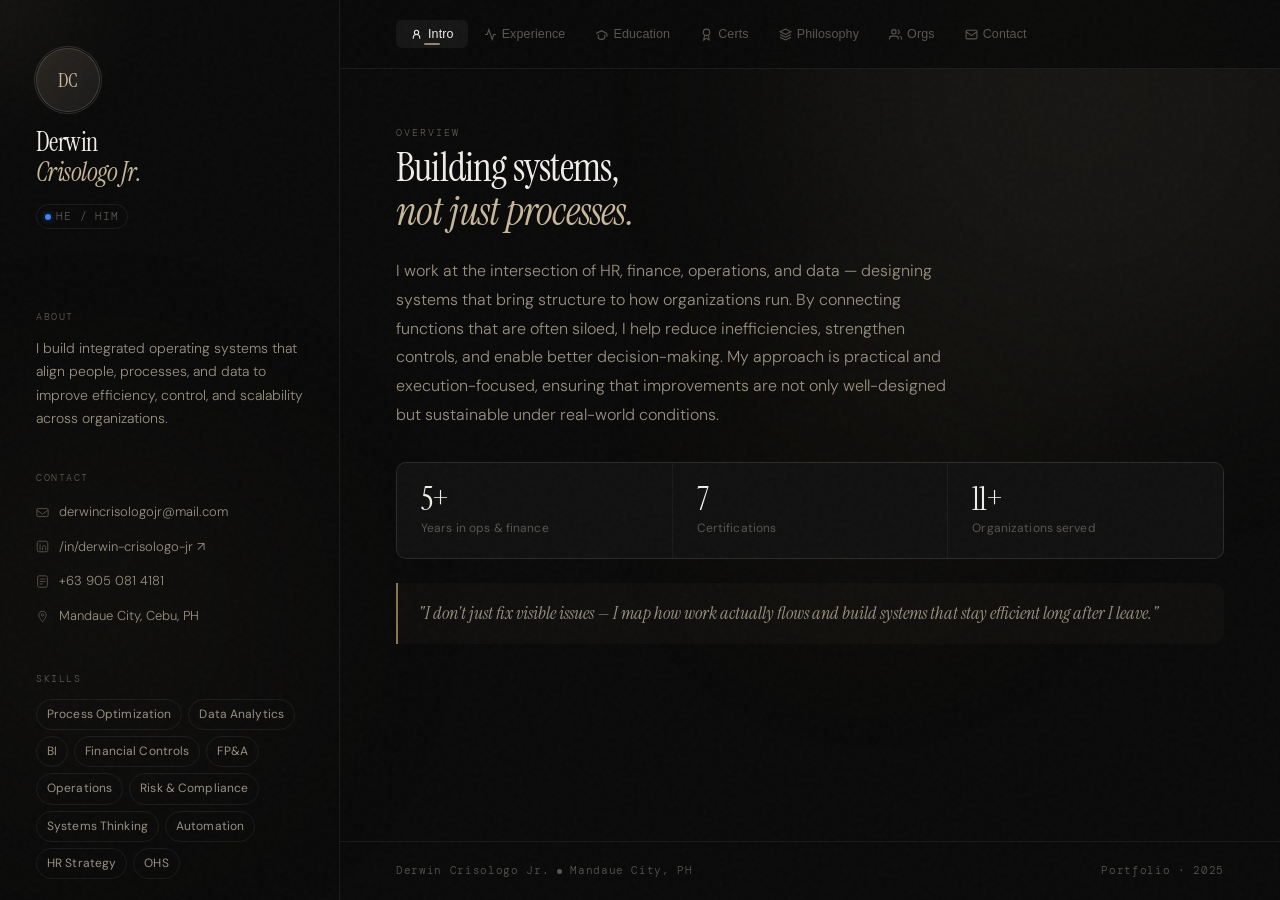
<file: derwin-portfolio.html>
<!DOCTYPE html>
<html lang="en">
<head>
<meta charset="UTF-8">
<meta name="viewport" content="width=device-width, initial-scale=1.0">
<title>Derwin Crisologo Jr. — Operations & Data</title>
<link rel="preconnect" href="https://fonts.googleapis.com">
<link href="https://fonts.googleapis.com/css2?family=Instrument+Serif:ital@0;1&family=DM+Sans:wght@300;400;500&family=DM+Mono:wght@400;500&display=swap" rel="stylesheet">
<style>
:root {
  --bg: #0a0a0a;
  --surface: #111111;
  --surface2: #161616;
  --border: rgba(255,255,255,0.07);
  --border-hover: rgba(255,255,255,0.15);
  --text: #f0ede8;
  --text-2: #999080;
  --text-3: #5a5650;
  --accent: #c8b89a;
  --accent-2: #8b7355;
  --gold: #d4a843;
  --r: 10px;
}

*, *::before, *::after { box-sizing: border-box; margin: 0; padding: 0; }

html { scroll-behavior: smooth; }

body {
  background: var(--bg);
  color: var(--text);
  font-family: 'DM Sans', sans-serif;
  font-size: 15px;
  font-weight: 300;
  line-height: 1.6;
  min-height: 100vh;
  overflow-x: hidden;
}

/* ── AMBIENT BLOBS ── */
.ambient {
  position: fixed;
  inset: 0;
  pointer-events: none;
  z-index: 0;
  overflow: hidden;
}
.blob {
  position: absolute;
  border-radius: 50%;
  filter: blur(120px);
  opacity: 0.07;
  animation: drift 18s ease-in-out infinite alternate;
}
.blob-1 { width: 600px; height: 600px; background: #c8b89a; top: -200px; right: -100px; animation-duration: 20s; }
.blob-2 { width: 400px; height: 400px; background: #6b5c42; bottom: 10%; left: -100px; animation-duration: 25s; animation-delay: -8s; }
.blob-3 { width: 300px; height: 300px; background: #d4a843; bottom: 30%; right: 20%; animation-duration: 15s; animation-delay: -4s; opacity: 0.04; }
@keyframes drift {
  0% { transform: translate(0, 0) scale(1); }
  100% { transform: translate(40px, 30px) scale(1.08); }
}

/* ── NOISE OVERLAY ── */
body::before {
  content: '';
  position: fixed;
  inset: 0;
  background-image: url("data:image/svg+xml,%3Csvg viewBox='0 0 200 200' xmlns='http://www.w3.org/2000/svg'%3E%3Cfilter id='n'%3E%3CfeTurbulence type='fractalNoise' baseFrequency='0.9' numOctaves='4' stitchTiles='stitch'/%3E%3C/filter%3E%3Crect width='100%25' height='100%25' filter='url(%23n)' opacity='1'/%3E%3C/svg%3E");
  opacity: 0.025;
  pointer-events: none;
  z-index: 9999;
}

/* ── CURSOR GLOW ── */
.cursor-glow {
  position: fixed;
  width: 320px; height: 320px;
  border-radius: 50%;
  background: radial-gradient(circle, rgba(200,184,154,0.055) 0%, transparent 70%);
  pointer-events: none;
  z-index: 1;
  transform: translate(-50%, -50%);
  will-change: left, top;
  transition: opacity 400ms;
}

/* ── LAYOUT ── */
.layout {
  display: grid;
  grid-template-columns: 340px 1fr;
  min-height: 100vh;
  max-width: 1280px;
  margin: 0 auto;
  position: relative;
  z-index: 2;
}

/* ── PAGE LOAD ANIMATION ── */
@keyframes pageIn {
  from { opacity: 0; transform: translateY(14px); }
  to   { opacity: 1; transform: translateY(0); }
}
.sidebar { animation: pageIn 600ms cubic-bezier(0.16,1,0.3,1) both; }
.main    { animation: pageIn 600ms cubic-bezier(0.16,1,0.3,1) 100ms both; }

/* ── SIDEBAR ── */
.sidebar {
  position: sticky;
  top: 0;
  height: 100vh;
  overflow-y: auto;
  border-right: 1px solid var(--border);
  padding: 48px 36px;
  display: flex;
  flex-direction: column;
  gap: 40px;
  scrollbar-width: none;
}
.sidebar::-webkit-scrollbar { display: none; }

/* Identity */
.identity { display: flex; flex-direction: column; gap: 16px; }

.avatar-wrap {
  width: 64px; height: 64px;
  border-radius: 50%;
  background: linear-gradient(135deg, #2a2520, #1a1a1a);
  border: 1px solid var(--border-hover);
  display: flex; align-items: center; justify-content: center;
  font-family: 'Instrument Serif', serif;
  font-size: 20px;
  color: var(--accent);
  letter-spacing: -0.02em;
  position: relative;
  flex-shrink: 0;
}
.avatar-wrap::after {
  content: '';
  position: absolute;
  inset: -3px;
  border-radius: 50%;
  border: 1px solid rgba(200,184,154,0.2);
}

.name {
  font-family: 'Instrument Serif', serif;
  font-size: 26px;
  line-height: 1.15;
  color: var(--text);
  letter-spacing: -0.02em;
}
.name em {
  font-style: italic;
  color: var(--accent);
}

.pronoun-badge {
  display: inline-flex;
  align-items: center;
  gap: 5px;
  font-family: 'DM Mono', monospace;
  font-size: 11px;
  color: var(--text-3);
  letter-spacing: 0.08em;
  text-transform: uppercase;
  padding: 3px 8px;
  border: 1px solid var(--border);
  border-radius: 20px;
  width: fit-content;
}

.verified-dot {
  width: 6px; height: 6px;
  border-radius: 50%;
  background: #3b82f6;
  box-shadow: 0 0 6px rgba(59,130,246,0.5);
  flex-shrink: 0;
}

/* Divider */
.divider {
  height: 1px;
  background: var(--border);
}

/* Sidebar sections */
.sb-section { display: flex; flex-direction: column; gap: 12px; }

.sb-label {
  font-family: 'DM Mono', monospace;
  font-size: 10px;
  letter-spacing: 0.15em;
  text-transform: uppercase;
  color: var(--text-3);
}

.sb-bio {
  font-size: 14px;
  color: var(--text-2);
  line-height: 1.65;
  font-weight: 300;
}

/* Contact items */
.contact-list { display: flex; flex-direction: column; gap: 6px; }
.contact-item {
  display: flex;
  align-items: center;
  gap: 10px;
  font-size: 13px;
  color: var(--text-2);
  text-decoration: none;
  transition: color 200ms;
  padding: 4px 0;
}
.contact-item:hover { color: var(--text); }
.contact-item svg { flex-shrink: 0; opacity: 0.5; }

/* Skill pills */
.skill-grid { display: flex; flex-wrap: wrap; gap: 6px; }
.skill-pill {
  font-size: 12px;
  font-weight: 400;
  color: var(--text-2);
  padding: 5px 10px;
  border: 1px solid var(--border);
  border-radius: 20px;
  cursor: default;
  transition: border-color 200ms, color 200ms;
  letter-spacing: 0.01em;
}
.skill-pill:hover { border-color: var(--border-hover); color: var(--text); }

/* Tools */
.tools-row { display: flex; flex-wrap: wrap; gap: 6px; }
.tool-chip {
  display: flex; align-items: center; justify-content: center;
  width: 32px; height: 32px;
  border-radius: 8px;
  background: var(--surface);
  border: 1px solid var(--border);
  transition: border-color 200ms, transform 200ms;
  overflow: hidden;
  cursor: default;
}
.tool-chip:hover { border-color: var(--border-hover); transform: translateY(-2px); }
.tool-chip img { width: 18px; height: 18px; object-fit: contain; }

/* Languages */
.lang-row { display: flex; gap: 12px; }
.lang-item { display: flex; align-items: center; gap: 5px; font-size: 13px; color: var(--text-2); }

/* Download CV */
.cv-btn {
  display: inline-flex;
  align-items: center;
  gap: 6px;
  margin-top: 4px;
  padding: 8px 14px;
  border: 1px solid var(--border-hover);
  border-radius: var(--r);
  font-size: 12px;
  font-weight: 500;
  color: var(--accent);
  text-decoration: none;
  letter-spacing: 0.03em;
  transition: background 200ms, border-color 200ms;
  width: fit-content;
}
.cv-btn:hover { background: rgba(200,184,154,0.06); border-color: var(--accent); }

/* Social */
.social-row { display: flex; gap: 10px; margin-top: auto; padding-top: 24px; border-top: 1px solid var(--border); }
.social-link { color: var(--text-3); transition: color 200ms; display: flex; }
.social-link:hover { color: var(--text); }

/* ── MAIN ── */
.main { display: flex; flex-direction: column; min-height: 100vh; }

/* ── NAV TABS ── */
.nav {
  position: sticky;
  top: 0;
  z-index: 50;
  padding: 20px 56px;
  display: flex;
  align-items: center;
  gap: 2px;
  background: rgba(10,10,10,0.85);
  backdrop-filter: blur(16px);
  -webkit-backdrop-filter: blur(16px);
  border-bottom: 1px solid var(--border);
}

.nav-tab {
  display: flex;
  align-items: center;
  gap: 5px;
  padding: 7px 14px;
  border-radius: 6px;
  font-size: 12.5px;
  font-weight: 400;
  color: var(--text-3);
  cursor: pointer;
  border: none;
  background: transparent;
  transition: color 200ms, background 200ms;
  letter-spacing: 0.01em;
  white-space: nowrap;
}
.nav-tab:hover { color: var(--text-2); background: var(--surface); }
.nav-tab.active {
  color: var(--text);
  background: var(--surface2);
  position: relative;
}
.nav-tab.active::after {
  content: '';
  position: absolute;
  bottom: 3px;
  left: 50%;
  transform: translateX(-50%);
  width: 16px;
  height: 2px;
  border-radius: 1px;
  background: var(--accent);
  opacity: 0.7;
}

/* Card tilt transition */
.card, .method-card {
  transition: border-color 250ms, background 250ms, transform 200ms ease-out, box-shadow 200ms;
}
.card:hover, .method-card:hover {
  box-shadow: 0 8px 32px rgba(0,0,0,0.4);
}
.nav-tab svg { flex-shrink: 0; }

/* ── CONTENT ── */
.content {
  flex: 1;
  padding: 56px 56px 120px;
  overflow-y: auto;
  display: flex;
  flex-direction: column;
  gap: 72px;
}

/* ── SECTION TRANSITIONS ── */
.section {
  display: none;
  flex-direction: column;
  gap: 24px;
  animation: sectionIn 350ms cubic-bezier(0.16,1,0.3,1) both;
}
@keyframes sectionIn {
  from { opacity: 0; transform: translateY(10px); }
  to   { opacity: 1; transform: translateY(0); }
}
.section.active { display: flex; }

.section-eyebrow {
  font-family: 'DM Mono', monospace;
  font-size: 10px;
  letter-spacing: 0.2em;
  text-transform: uppercase;
  color: var(--text-3);
  margin-bottom: 4px;
}

.section-title {
  font-family: 'Instrument Serif', serif;
  font-size: 40px;
  line-height: 1.1;
  letter-spacing: -0.02em;
  color: var(--text);
}
.section-title em { font-style: italic; color: var(--accent); }

/* ── INTRO ── */
.intro-body {
  max-width: 560px;
  font-size: 16px;
  color: var(--text-2);
  line-height: 1.8;
  font-weight: 300;
}

.intro-stats {
  display: grid;
  grid-template-columns: repeat(3, 1fr);
  gap: 1px;
  background: var(--border);
  border: 1px solid var(--border);
  border-radius: var(--r);
  overflow: hidden;
  margin-top: 8px;
}
.stat-cell {
  background: var(--surface);
  padding: 20px 24px;
  display: flex;
  flex-direction: column;
  gap: 4px;
}
.stat-num {
  font-family: 'Instrument Serif', serif;
  font-size: 32px;
  color: var(--text);
  letter-spacing: -0.03em;
  line-height: 1;
}
.stat-label {
  font-size: 12px;
  color: var(--text-3);
  font-weight: 400;
  letter-spacing: 0.01em;
}

.intro-philosophy {
  border-left: 2px solid var(--accent-2);
  padding: 16px 20px;
  background: rgba(200,184,154,0.03);
  border-radius: 0 var(--r) var(--r) 0;
}
.intro-philosophy p {
  font-family: 'Instrument Serif', serif;
  font-size: 18px;
  font-style: italic;
  color: var(--text-2);
  line-height: 1.6;
}

/* ── CARDS (Experience, Education) ── */
.card-list { display: flex; flex-direction: column; gap: 2px; }

.card {
  display: flex;
  align-items: flex-start;
  gap: 16px;
  padding: 20px;
  background: var(--surface);
  border: 1px solid var(--border);
  border-radius: var(--r);
  cursor: default;
  position: relative;
  overflow: hidden;
}
.card::before {
  content: '';
  position: absolute;
  inset: 0;
  background: linear-gradient(135deg, rgba(200,184,154,0.03) 0%, transparent 60%);
  opacity: 0;
  transition: opacity 300ms;
}
.card:hover { border-color: var(--border-hover); background: var(--surface2); }
.card:hover::before { opacity: 1; }

.card-logo {
  width: 40px; height: 40px;
  border-radius: 10px;
  flex-shrink: 0;
  overflow: hidden;
  border: 1px solid var(--border);
  background: var(--surface2);
  display: flex; align-items: center; justify-content: center;
}
.card-logo img { width: 100%; height: 100%; object-fit: cover; }
.card-logo-text {
  font-family: 'Instrument Serif', serif;
  font-size: 14px;
  color: var(--accent);
  font-weight: normal;
}

.card-body { flex: 1; min-width: 0; }
.card-role {
  font-size: 15px;
  font-weight: 500;
  color: var(--text);
  margin-bottom: 4px;
  letter-spacing: -0.01em;
}
.card-meta {
  display: flex;
  flex-wrap: wrap;
  gap: 12px;
  margin-bottom: 10px;
}
.card-meta-item {
  display: flex;
  align-items: center;
  gap: 4px;
  font-size: 12px;
  color: var(--text-3);
  font-family: 'DM Mono', monospace;
  letter-spacing: 0.01em;
}
.card-meta-item svg { opacity: 0.5; flex-shrink: 0; }
.card-desc {
  font-size: 13.5px;
  color: var(--text-2);
  line-height: 1.65;
  font-weight: 300;
}

.badge {
  font-size: 10px;
  font-weight: 500;
  font-family: 'DM Mono', monospace;
  letter-spacing: 0.06em;
  text-transform: uppercase;
  padding: 3px 8px;
  border-radius: 4px;
  white-space: nowrap;
  flex-shrink: 0;
}
.badge-gold { background: rgba(212,168,67,0.12); color: var(--gold); border: 1px solid rgba(212,168,67,0.25); }
.badge-green { background: rgba(74,197,142,0.1); color: #4ac58e; border: 1px solid rgba(74,197,142,0.2); }

/* ── CERTIFICATIONS ── */
.cert-grid { display: flex; flex-direction: column; gap: 2px; }

.cert-row {
  display: flex;
  align-items: center;
  gap: 14px;
  padding: 16px 20px;
  background: var(--surface);
  border: 1px solid var(--border);
  border-radius: var(--r);
  transition: border-color 200ms, background 200ms;
  cursor: default;
}
.cert-row:hover { border-color: var(--border-hover); background: var(--surface2); }

.cert-icon {
  width: 36px; height: 36px;
  border-radius: 9px;
  border: 1px solid var(--border);
  background: var(--surface2);
  flex-shrink: 0;
  overflow: hidden;
  display: flex; align-items: center; justify-content: center;
}
.cert-icon img { width: 100%; height: 100%; object-fit: contain; }

.cert-name { font-size: 14px; font-weight: 500; color: var(--text); margin-bottom: 2px; }
.cert-issuer { font-size: 12px; color: var(--text-3); font-family: 'DM Mono', monospace; letter-spacing: 0.02em; }
.cert-date {
  margin-left: auto;
  font-size: 11px;
  font-family: 'DM Mono', monospace;
  color: var(--text-3);
  letter-spacing: 0.05em;
  white-space: nowrap;
  flex-shrink: 0;
}

/* ── METHODS ── */
.method-grid { display: grid; grid-template-columns: 1fr 1fr; gap: 2px; }
.method-card {
  padding: 24px;
  background: var(--surface);
  border: 1px solid var(--border);
  border-radius: var(--r);
  position: relative;
  overflow: hidden;
}
.method-card::before {
  content: '';
  position: absolute;
  top: 0; left: 0;
  width: 100%; height: 2px;
  background: linear-gradient(90deg, var(--accent-2), transparent);
  opacity: 0;
  transition: opacity 300ms;
}
.method-card:hover { border-color: var(--border-hover); }
.method-card:hover::before { opacity: 1; }

.method-num {
  font-family: 'Instrument Serif', serif;
  font-size: 48px;
  color: var(--border);
  line-height: 1;
  margin-bottom: 12px;
  letter-spacing: -0.04em;
}
.method-title {
  font-size: 14px;
  font-weight: 500;
  color: var(--text);
  margin-bottom: 8px;
  letter-spacing: -0.01em;
}
.method-desc { font-size: 13px; color: var(--text-2); line-height: 1.65; font-weight: 300; }

/* ── ORGANIZATIONS / TICKER ── */
.ticker-wrap {
  overflow: hidden;
  padding: 28px 0;
  border: 1px solid var(--border);
  border-radius: var(--r);
  background: var(--surface);
  position: relative;
}
.ticker-wrap::before, .ticker-wrap::after {
  content: '';
  position: absolute;
  top: 0; bottom: 0;
  width: 80px;
  z-index: 2;
  pointer-events: none;
}
.ticker-wrap::before { left: 0; background: linear-gradient(90deg, var(--surface), transparent); }
.ticker-wrap::after { right: 0; background: linear-gradient(270deg, var(--surface), transparent); }

.ticker-track {
  display: flex;
  gap: 40px;
  width: max-content;
  animation: ticker 25s linear infinite;
}
@keyframes ticker {
  0% { transform: translateX(0); }
  100% { transform: translateX(-50%); }
}
.ticker-logo {
  display: flex;
  align-items: center;
  justify-content: center;
  flex-shrink: 0;
}
.ticker-logo img {
  height: 40px;
  width: auto;
  max-width: 80px;
  object-fit: contain;
  filter: brightness(0.5) saturate(0);
  transition: filter 300ms;
}
.ticker-logo img:hover { filter: brightness(0.9) saturate(0.5); }

/* ── CONTACT ── */
.contact-grid {
  display: grid;
  grid-template-columns: 1fr 1fr;
  gap: 2px;
}
.contact-item-card {
  padding: 20px 24px;
  background: var(--surface);
  border: 1px solid var(--border);
  border-radius: var(--r);
  display: flex;
  flex-direction: column;
  gap: 4px;
  text-decoration: none;
  transition: border-color 200ms, background 200ms;
  cursor: default;
}
a.contact-item-card { cursor: pointer; }
.contact-item-card:hover { border-color: var(--border-hover); background: var(--surface2); }
.contact-item-label {
  font-family: 'DM Mono', monospace;
  font-size: 10px;
  letter-spacing: 0.15em;
  text-transform: uppercase;
  color: var(--text-3);
}
.contact-item-value {
  font-size: 14px;
  color: var(--text);
  font-weight: 400;
}

.avail-badge {
  display: inline-flex;
  align-items: center;
  gap: 6px;
  font-size: 12px;
  color: #4ac58e;
  font-family: 'DM Mono', monospace;
}
.avail-dot {
  width: 6px; height: 6px;
  border-radius: 50%;
  background: #4ac58e;
  box-shadow: 0 0 6px rgba(74,197,142,0.5);
  animation: pulse 2s ease-in-out infinite;
}
@keyframes pulse {
  0%, 100% { opacity: 1; transform: scale(1); }
  50% { opacity: 0.6; transform: scale(0.8); }
}

/* ── CAPABILITY ── */
.cap-card {
  display: flex;
  align-items: flex-start;
  gap: 20px;
  padding: 24px;
  background: var(--surface);
  border: 1px solid var(--border);
  border-radius: var(--r);
  transition: border-color 200ms;
}
.cap-card:hover { border-color: var(--border-hover); }
.cap-icon {
  width: 48px; height: 48px;
  border-radius: 12px;
  overflow: hidden;
  flex-shrink: 0;
  border: 1px solid var(--border);
}
.cap-icon img { width: 100%; height: 100%; object-fit: cover; }
.cap-title { font-size: 15px; font-weight: 500; color: var(--text); margin-bottom: 4px; }
.cap-sources { font-size: 11px; color: var(--text-3); font-family: 'DM Mono', monospace; letter-spacing: 0.02em; margin-bottom: 8px; }
.cap-desc { font-size: 13px; color: var(--text-2); line-height: 1.65; font-weight: 300; }

/* ── FOOTER ── */
.footer {
  padding: 20px 56px;
  border-top: 1px solid var(--border);
  display: flex;
  align-items: center;
  justify-content: space-between;
  font-family: 'DM Mono', monospace;
  font-size: 11px;
  color: var(--text-3);
  letter-spacing: 0.06em;
}
.footer-dot {
  width: 5px; height: 5px;
  border-radius: 50%;
  background: var(--text-3);
  display: inline-block;
  margin: 0 8px;
  vertical-align: middle;
}

/* ── RESPONSIVE ── */
@media (max-width: 900px) {
  .layout { grid-template-columns: 1fr; }
  .sidebar { position: static; height: auto; border-right: none; border-bottom: 1px solid var(--border); }
  .content { padding: 32px 24px 80px; }
  .nav { padding: 16px 24px; overflow-x: auto; scrollbar-width: none; }
  .nav::-webkit-scrollbar { display: none; }
  .intro-stats { grid-template-columns: 1fr 1fr; }
  .method-grid { grid-template-columns: 1fr; }
  .contact-grid { grid-template-columns: 1fr; }
}
</style>
</head>
<body>
<!-- Ambient background -->
<div class="ambient">
  <div class="blob blob-1"></div>
  <div class="blob blob-2"></div>
  <div class="blob blob-3"></div>
</div>
<!-- Cursor glow -->
<div class="cursor-glow" id="cursorGlow"></div>

<div class="layout">

<!-- ═══════════════════════════════ SIDEBAR ═══════════════════════════════ -->
<aside class="sidebar">

  <div class="identity">
    <div class="avatar-wrap">DC</div>
    <div>
      <div class="name">Derwin<br><em>Crisologo Jr.</em></div>
    </div>
    <div class="pronoun-badge">
      <span class="verified-dot"></span>
      he / him
    </div>
  </div>

  <div class="divider"></div>

  <div class="sb-section">
    <div class="sb-label">About</div>
    <p class="sb-bio">I build integrated operating systems that align people, processes, and data to improve efficiency, control, and scalability across organizations.</p>
  </div>

  <div class="sb-section">
    <div class="sb-label">Contact</div>
    <div class="contact-list">
      <a href="mailto:derwincrisologojr@mail.com" class="contact-item">
        <svg width="13" height="13" viewBox="0 0 16 16" fill="none"><rect x="1" y="3" width="14" height="10" rx="2" stroke="currentColor" stroke-width="1.2"/><path d="M1 5l7 5 7-5" stroke="currentColor" stroke-width="1.2"/></svg>
        derwincrisologojr@mail.com
      </a>
      <a href="https://www.linkedin.com/in/derwin-crisologo-jr" target="_blank" class="contact-item">
        <svg width="13" height="13" viewBox="0 0 16 16" fill="none"><rect x="1.5" y="1.5" width="13" height="13" rx="2" stroke="currentColor" stroke-width="1.2"/><path d="M5 7v5M5 5v.5M8 12V9c0-1 .5-2 2-2s2 1 2 2v3" stroke="currentColor" stroke-width="1.2" stroke-linecap="round"/></svg>
        /in/derwin-crisologo-jr ↗
      </a>
      <span class="contact-item">
        <svg width="13" height="13" viewBox="0 0 16 16" fill="none"><rect x="2" y="1" width="12" height="14" rx="2" stroke="currentColor" stroke-width="1.2"/><path d="M5 5h6M5 8h6M5 11h3" stroke="currentColor" stroke-width="1.1" stroke-linecap="round"/></svg>
        +63 905 081 4181
      </span>
      <span class="contact-item">
        <svg width="13" height="13" viewBox="0 0 16 16" fill="none"><path d="M8 1.5C5.5 1.5 3.5 3.5 3.5 6c0 3.5 4.5 8.5 4.5 8.5S12.5 9.5 12.5 6c0-2.5-2-4.5-4.5-4.5z" stroke="currentColor" stroke-width="1.2"/><circle cx="8" cy="6" r="1.5" stroke="currentColor" stroke-width="1.1"/></svg>
        Mandaue City, Cebu, PH
      </span>
    </div>
  </div>

  <div class="sb-section">
    <div class="sb-label">Skills</div>
    <div class="skill-grid">
      <span class="skill-pill">Process Optimization</span>
      <span class="skill-pill">Data Analytics</span>
      <span class="skill-pill">BI</span>
      <span class="skill-pill">Financial Controls</span>
      <span class="skill-pill">FP&A</span>
      <span class="skill-pill">Operations</span>
      <span class="skill-pill">Risk & Compliance</span>
      <span class="skill-pill">Systems Thinking</span>
      <span class="skill-pill">Automation</span>
      <span class="skill-pill">HR Strategy</span>
      <span class="skill-pill">OHS</span>
    </div>
  </div>

  <div class="sb-section">
    <div class="sb-label">Technologies</div>
    <div class="tools-row">
      <div class="tool-chip" title="Excel"><img src="tools/Excel.svg" alt="Excel"></div>
      <div class="tool-chip" title="Power BI"><img src="tools/Power BI.svg" alt="Power BI"></div>
      <div class="tool-chip" title="Python"><img src="tools/Python.svg" alt="Python"></div>
      <div class="tool-chip" title="SQL" style="background:#2a2a2a"><img src="tools/SQLite.svg" alt="SQL"></div>
      <div class="tool-chip" title="Tableau" style="background:#2a2a2a"><img src="tools/Tableau.svg" alt="Tableau"></div>
      <div class="tool-chip" title="Canva"><img src="tools/Canva.svg" alt="Canva"></div>
      <div class="tool-chip" title="Google Data Studio"><img src="tools/Google Data Studio.svg" alt="GDS"></div>
      <div class="tool-chip" title="Google Sheets"><img src="tools/Google Sheets.svg" alt="GSheets"></div>
      <div class="tool-chip" title="HTML"><img src="tools/HTML.svg" alt="HTML"></div>
      <div class="tool-chip" title="CSS"><img src="tools/CSS.svg" alt="CSS"></div>
      <div class="tool-chip" title="JavaScript"><img src="tools/Javascript.svg" alt="JS"></div>
      <div class="tool-chip" title="AI"><img src="tools/AI.svg" alt="AI"></div>
      <div class="tool-chip" title="BigQuery"><img src="tools/BigQuery.webp" alt="BigQuery"></div>
      <div class="tool-chip" title="MySQL" style="background:#2a2a2a"><img src="tools/MySQL.svg" alt="MySQL"></div>
    </div>
  </div>

  <div class="sb-section">
    <div class="sb-label">Languages</div>
    <div class="lang-row">
      <span class="lang-item">🇵🇭 Filipino</span>
      <span class="lang-item">🇺🇸 English</span>
    </div>
    <a href="docs/DERWIN CRISOLOGO JR.pdf" download class="cv-btn">
      <svg width="12" height="12" viewBox="0 0 16 16" fill="none"><path d="M8 2v9M4 8l4 4 4-4M2 13h12" stroke="currentColor" stroke-width="1.4" stroke-linecap="round" stroke-linejoin="round"/></svg>
      Download CV
    </a>
  </div>

  <div class="social-row">
    <a href="https://www.linkedin.com/in/derwin-crisologo-jr" target="_blank" class="social-link" title="LinkedIn">
      <svg width="18" height="18" viewBox="0 0 24 24" fill="none"><rect x="2" y="2" width="20" height="20" rx="3" stroke="currentColor" stroke-width="1.5"/><path d="M8 11v6M8 8v.5M12 17v-4c0-1.5.8-3 3-3s3 1.5 3 3v4" stroke="currentColor" stroke-width="1.5" stroke-linecap="round"/></svg>
    </a>
    <a href="mailto:derwincrisologojr@mail.com" class="social-link" title="Email">
      <svg width="18" height="18" viewBox="0 0 24 24" fill="none"><rect x="2" y="4" width="20" height="16" rx="2" stroke="currentColor" stroke-width="1.5"/><path d="M2 7l10 7 10-7" stroke="currentColor" stroke-width="1.5"/></svg>
    </a>
  </div>

</aside>

<!-- ═══════════════════════════════ MAIN ═══════════════════════════════ -->
<div class="main">

  <!-- NAV TABS -->
  <nav class="nav" id="nav">
    <button class="nav-tab active" data-sec="intro">
      <svg width="13" height="13" viewBox="0 0 24 24" fill="none" stroke="currentColor" stroke-width="2"><circle cx="12" cy="8" r="4"/><path d="M6 20v-2a6 6 0 0 1 12 0v2"/></svg>
      Intro
    </button>
    <button class="nav-tab" data-sec="experience">
      <svg width="13" height="13" viewBox="0 0 24 24" fill="none" stroke="currentColor" stroke-width="2"><path d="M22 12h-4l-3 9L9 3l-3 9H2"/></svg>
      Experience
    </button>
    <button class="nav-tab" data-sec="education">
      <svg width="13" height="13" viewBox="0 0 24 24" fill="none" stroke="currentColor" stroke-width="2"><path d="M22 10v6M2 10l10-5 10 5"/><path d="M6 12v5c0 2 2 4 6 4s6-2 6-4v-5"/></svg>
      Education
    </button>
    <button class="nav-tab" data-sec="certifications">
      <svg width="13" height="13" viewBox="0 0 24 24" fill="none" stroke="currentColor" stroke-width="2"><circle cx="12" cy="8" r="6"/><path d="M15.5 13.5L17 22l-5-3-5 3 1.5-8.5"/></svg>
      Certs
    </button>
    <button class="nav-tab" data-sec="methods">
      <svg width="13" height="13" viewBox="0 0 24 24" fill="none" stroke="currentColor" stroke-width="2"><path d="M12 2L2 7l10 5 10-5-10-5zM2 17l10 5 10-5M2 12l10 5 10-5"/></svg>
      Philosophy
    </button>
    <button class="nav-tab" data-sec="organizations">
      <svg width="13" height="13" viewBox="0 0 24 24" fill="none" stroke="currentColor" stroke-width="2"><path d="M17 21v-2a4 4 0 0 0-4-4H5a4 4 0 0 0-4 4v2"/><circle cx="9" cy="7" r="4"/><path d="M23 21v-2a4 4 0 0 0-3-3.87M16 3.13a4 4 0 0 1 0 7.75"/></svg>
      Orgs
    </button>
    <button class="nav-tab" data-sec="contact">
      <svg width="13" height="13" viewBox="0 0 24 24" fill="none" stroke="currentColor" stroke-width="2"><rect x="2" y="4" width="20" height="16" rx="2"/><path d="m2 7 10 7 10-7"/></svg>
      Contact
    </button>
  </nav>

  <!-- CONTENT -->
  <div class="content" id="content">

    <!-- ── INTRO ── -->
    <section class="section active" id="sec-intro">
      <div>
        <div class="section-eyebrow">Overview</div>
        <div class="section-title">Building systems,<br><em>not just processes.</em></div>
      </div>

      <p class="intro-body">I work at the intersection of HR, finance, operations, and data — designing systems that bring structure to how organizations run. By connecting functions that are often siloed, I help reduce inefficiencies, strengthen controls, and enable better decision-making. My approach is practical and execution-focused, ensuring that improvements are not only well-designed but sustainable under real-world conditions.</p>

      <div class="intro-stats">
        <div class="stat-cell">
          <div class="stat-num">5+</div>
          <div class="stat-label">Years in ops & finance</div>
        </div>
        <div class="stat-cell">
          <div class="stat-num">7</div>
          <div class="stat-label">Certifications</div>
        </div>
        <div class="stat-cell">
          <div class="stat-num">11+</div>
          <div class="stat-label">Organizations served</div>
        </div>
      </div>

      <div class="intro-philosophy">
        <p>"I don't just fix visible issues — I map how work actually flows and build systems that stay efficient long after I leave."</p>
      </div>
    </section>

    <!-- ── EXPERIENCE ── -->
    <section class="section" id="sec-experience">
      <div>
        <div class="section-eyebrow">Work History</div>
        <div class="section-title">Where I've<br><em>made an impact.</em></div>
      </div>
      <div class="card-list">

        <div class="card">
          <div class="card-logo"><img src="companies/manytaskers.jfif" alt="ManyTaskers"></div>
          <div class="card-body">
            <div class="card-role">Managing Partner</div>
            <div class="card-meta">
              <span class="card-meta-item"><svg width="11" height="11" viewBox="0 0 12 12" fill="none"><rect x="1" y="1.5" width="10" height="9" rx="1.5" stroke="currentColor" stroke-width="1.2"/><path d="M4 1v2M8 1v2M1 5h10" stroke="currentColor" stroke-width="1.2" stroke-linecap="round"/></svg>Dec 2024 – Present</span>
              <span class="card-meta-item">ManyTaskers · Mactan, Lapu-Lapu City</span>
              <span class="badge badge-green">Current</span>
            </div>
            <p class="card-desc">Spearheaded business development and client acquisition through targeted market research, consultative selling, and relationship-building. Orchestrated end-to-end HR service delivery — from sourcing and onboarding to compliance management — ensuring seamless execution for all client accounts.</p>
          </div>
        </div>

        <div class="card">
          <div class="card-logo"><img src="companies/golden brew marketing inc.webp" alt="Golden Brew"></div>
          <div class="card-body">
            <div class="card-role">Finance Supervisor</div>
            <div class="card-meta">
              <span class="card-meta-item"><svg width="11" height="11" viewBox="0 0 12 12" fill="none"><rect x="1" y="1.5" width="10" height="9" rx="1.5" stroke="currentColor" stroke-width="1.2"/><path d="M4 1v2M8 1v2M1 5h10" stroke="currentColor" stroke-width="1.2" stroke-linecap="round"/></svg>Mar 2021 – Present</span>
              <span class="card-meta-item">Golden Brew Marketing, Inc. · Banilad, Mandaue</span>
              <span class="badge badge-green">Current</span>
            </div>
            <p class="card-desc">Directed core financial functions (Treasury, AR, AP, Inventory, Bookkeeping) to ensure accuracy and optimize cash flow. Managed HR, Administration & Compliance — overseeing personnel, labor law adherence, safety standards, and permit renewals. Led cross-functional teams and delivered transparent financial reporting.</p>
          </div>
        </div>

        <div class="card">
          <div class="card-logo"><img src="companies/golden brew marketing inc.webp" alt="Golden Brew"></div>
          <div class="card-body">
            <div class="card-role">HR and Admin Assistant</div>
            <div class="card-meta">
              <span class="card-meta-item"><svg width="11" height="11" viewBox="0 0 12 12" fill="none"><rect x="1" y="1.5" width="10" height="9" rx="1.5" stroke="currentColor" stroke-width="1.2"/><path d="M4 1v2M8 1v2M1 5h10" stroke="currentColor" stroke-width="1.2" stroke-linecap="round"/></svg>Mar 2020 – Feb 2021</span>
              <span class="card-meta-item">Golden Brew Marketing, Inc. · Banilad, Mandaue</span>
            </div>
            <p class="card-desc">Served as primary liaison between Head Office and Local Sales Office, ensuring policy alignment and seamless communication. Managed local HR functions including recruitment, onboarding, payroll/benefits administration, and employee relations.</p>
          </div>
        </div>

        <div class="card">
          <div class="card-logo" style="background:#fff;"><img src="companies/golden dragon fastcraft builder.webp" alt="Golden Dragon" style="object-fit:contain;"></div>
          <div class="card-body">
            <div class="card-role">HR Business Partner</div>
            <div class="card-meta">
              <span class="card-meta-item"><svg width="11" height="11" viewBox="0 0 12 12" fill="none"><rect x="1" y="1.5" width="10" height="9" rx="1.5" stroke="currentColor" stroke-width="1.2"/><path d="M4 1v2M8 1v2M1 5h10" stroke="currentColor" stroke-width="1.2" stroke-linecap="round"/></svg>Mar 2020 – Feb 2021</span>
              <span class="card-meta-item">Golden Dragon Fast Craft Builder · Labogon, Mandaue</span>
            </div>
            <p class="card-desc">Directed revisions of company rules & regulations, aligning with evolving labor standards. Realigned salary frameworks using market data, skill, and tenure criteria to optimize costs and boost retention. Implemented succession plans and training programs informed by performance evaluation data.</p>
          </div>
        </div>

        <div class="card">
          <div class="card-logo"><img src="companies/remote.png" alt="Remote" style="object-fit:contain;"></div>
          <div class="card-body">
            <div class="card-role">Freelance Recruiter, Designer & Data Analyst</div>
            <div class="card-meta">
              <span class="card-meta-item"><svg width="11" height="11" viewBox="0 0 12 12" fill="none"><rect x="1" y="1.5" width="10" height="9" rx="1.5" stroke="currentColor" stroke-width="1.2"/><path d="M4 1v2M8 1v2M1 5h10" stroke="currentColor" stroke-width="1.2" stroke-linecap="round"/></svg>Mar 2020 – Present</span>
              <span class="card-meta-item">Remote / Freelance</span>
              <span class="badge badge-green">Current</span>
            </div>
            <p class="card-desc">End-to-end recruitment services, logo and brand identity design for global clients, data analysis and visualization using Excel, Power BI, and Tableau, plus administrative support including email management, scheduling, and data entry.</p>
          </div>
        </div>

      </div>
    </section>

    <!-- ── EDUCATION ── -->
    <section class="section" id="sec-education">
      <div>
        <div class="section-eyebrow">Academic Background</div>
        <div class="section-title">Educated in<br><em>human behavior.</em></div>
      </div>
      <div class="card-list">
        <div class="card">
          <div class="card-logo"><img src="school/usj-r.png" alt="USJR" style="object-fit:contain;"></div>
          <div class="card-body">
            <div class="card-role">Bachelor of Science in Psychology</div>
            <div class="card-meta">
              <span class="card-meta-item"><svg width="11" height="11" viewBox="0 0 12 12" fill="none"><rect x="1" y="1.5" width="10" height="9" rx="1.5" stroke="currentColor" stroke-width="1.2"/><path d="M4 1v2M8 1v2M1 5h10" stroke="currentColor" stroke-width="1.2" stroke-linecap="round"/></svg>Graduated Mar 2019</span>
              <span class="card-meta-item">University of San Jose-Recoletos · Cebu City</span>
              <span class="badge badge-gold">Cum Laude</span>
            </div>
            <p class="card-desc">Graduated with Latin honors. Specialized in industrial-organizational and clinical psychology. Completed internships at Target Organizational Performance Solutions and Stages Center, Inc., bridging psychological theory with workplace and clinical application.</p>
          </div>
        </div>
      </div>

      <div style="margin-top:8px;">
        <div class="section-eyebrow" style="margin-bottom:12px;">Capability Development</div>
        <div class="card-list">
          <div class="cap-card">
            <div class="cap-icon"><img src="icons/ops.gif" alt="Ops"></div>
            <div>
              <div class="cap-title">Operations, Strategy & Project Management</div>
              <div class="cap-sources">LinkedIn Learning · Polimi · MSTConnect · Jack Welch Management Institute</div>
              <div class="cap-desc">Process design, lean, six sigma, operations strategy, agile execution, and structured project delivery.</div>
            </div>
          </div>
          <div class="cap-card">
            <div class="cap-icon"><img src="icons/human-resources.gif" alt="HR"></div>
            <div>
              <div class="cap-title">Talent Acquisition, HR & Organizational Development</div>
              <div class="cap-sources">LinkedIn Learning · DevSkiller · AmazingHiring · SkillPanel · HREAP · ICPD</div>
              <div class="cap-desc">Recruitment strategy, employer branding, talent mapping, HR metrics, organizational design, and change management.</div>
            </div>
          </div>
          <div class="cap-card">
            <div class="cap-icon"><img src="icons/analytics.gif" alt="Analytics"></div>
            <div>
              <div class="cap-title">Data & Business Intelligence</div>
              <div class="cap-sources">Google · Meta · IBM · LinkedIn Learning · HackerRank · Datacamp · W3Schools</div>
              <div class="cap-desc">Spreadsheets, dashboards, SQL, Python, and data-driven decision making.</div>
            </div>
          </div>
        </div>
      </div>
    </section>

    <!-- ── CERTIFICATIONS ── -->
    <section class="section" id="sec-certifications">
      <div>
        <div class="section-eyebrow">Credentials</div>
        <div class="section-title">Certified,<br><em>verified, current.</em></div>
      </div>
      <div class="cert-grid">
        <div class="cert-row">
          <div class="cert-icon"><img src="certificates/jack welch management institute.jpg" alt="Jack Welch"></div>
          <div style="flex:1;min-width:0;">
            <div class="cert-name">Operations Management Professional Certificate</div>
            <div class="cert-issuer">Jack Welch Management Institute</div>
          </div>
          <div class="cert-date">Feb 2026</div>
        </div>
        <div class="cert-row">
          <div class="cert-icon"><img src="certificates/mstconnectconsultancy_logo.jfif" alt="MSTConnect"></div>
          <div style="flex:1;min-width:0;">
            <div class="cert-name">Certified Lean Six Sigma Green Belt</div>
            <div class="cert-issuer">MSTConnect Educational Consultancy</div>
          </div>
          <div class="cert-date">Feb 2026</div>
        </div>
        <div class="cert-row">
          <div class="cert-icon"><img src="certificates/ICPD.webp" alt="ICPD"></div>
          <div style="flex:1;min-width:0;">
            <div class="cert-name">Certified Human Resource Professional</div>
            <div class="cert-issuer">Institute for Continuing Professional Development</div>
          </div>
          <div class="cert-date">Oct 2025</div>
        </div>
        <div class="cert-row">
          <div class="cert-icon" style="background:#fff;padding:3px;"><img src="certificates/meta-logo-2048x1972.webp" alt="Meta"></div>
          <div style="flex:1;min-width:0;">
            <div class="cert-name">Meta Data Analyst</div>
            <div class="cert-issuer">Meta</div>
          </div>
          <div class="cert-date">Aug 2025</div>
        </div>
        <div class="cert-row">
          <div class="cert-icon"><img src="certificates/ExcelHelpline.jfif" alt="ExcelHelpline"></div>
          <div style="flex:1;min-width:0;">
            <div class="cert-name">Data Analytics (180 hours)</div>
            <div class="cert-issuer">ExcelHelpline</div>
          </div>
          <div class="cert-date">Jul 2024</div>
        </div>
        <div class="cert-row">
          <div class="cert-icon" style="background:#fff;padding:3px;"><img src="certificates/IFM.png" alt="IFM"></div>
          <div style="flex:1;min-width:0;">
            <div class="cert-name">Certified Computational Finance Analyst</div>
            <div class="cert-issuer">Institute of Finance and Management</div>
          </div>
          <div class="cert-date">Feb 2024</div>
        </div>
        <div class="cert-row">
          <div class="cert-icon" style="background:#fff;padding:3px;"><img src="certificates/ADS Safety.jpg" alt="ADS Safety"></div>
          <div style="flex:1;min-width:0;">
            <div class="cert-name">BOSH for Safety Officer 2</div>
            <div class="cert-issuer">Ayllon-Delos Reyes Safety Management Consultancy</div>
          </div>
          <div class="cert-date">Aug 2023</div>
        </div>
      </div>
    </section>

    <!-- ── METHODS ── -->
    <section class="section" id="sec-methods">
      <div>
        <div class="section-eyebrow">Work Philosophy</div>
        <div class="section-title">How I think<br><em>and operate.</em></div>
      </div>
      <div class="method-grid">
        <div class="method-card">
          <div class="method-num">01</div>
          <div class="method-title">Start with structure, not symptoms</div>
          <div class="method-desc">I don't jump into fixing visible issues immediately. I map how work actually flows — where delays, duplication, or breakdowns happen — before making changes.</div>
        </div>
        <div class="method-card">
          <div class="method-num">02</div>
          <div class="method-title">Work across functions, not within them</div>
          <div class="method-desc">Having worked across HR, finance, operations, and data, I naturally connect areas that are usually treated separately. Most inefficiencies exist at those boundaries.</div>
        </div>
        <div class="method-card">
          <div class="method-num">03</div>
          <div class="method-title">Use data to guide, not to decorate</div>
          <div class="method-desc">I rely on data to understand patterns and validate decisions — but I focus on actionable insights, not just reporting.</div>
        </div>
        <div class="method-card">
          <div class="method-num">04</div>
          <div class="method-title">Continuous improvement over one-time fixes</div>
          <div class="method-desc">I apply Lean thinking — removing waste, simplifying processes, and improving incrementally. The goal is to make the system consistently better over time.</div>
        </div>
        <div class="method-card">
          <div class="method-num">05</div>
          <div class="method-title">Be proactive, not reactive</div>
          <div class="method-desc">I don't wait for issues to escalate. I look for patterns early, anticipate friction points, and act before they become larger operational problems.</div>
        </div>
        <div class="method-card">
          <div class="method-num">06</div>
          <div class="method-title">Prioritize outcomes over activity</div>
          <div class="method-desc">I focus on results — efficiency, control, and clarity — not just task completion. Work should improve how the system performs, not just keep it running.</div>
        </div>
      </div>
    </section>

    <!-- ── ORGANIZATIONS ── -->
    <section class="section" id="sec-organizations">
      <div>
        <div class="section-eyebrow">Collaborations</div>
        <div class="section-title">Organizations I've<br><em>worked with.</em></div>
      </div>
      <div class="ticker-wrap">
        <div class="ticker-track">
          <div class="ticker-logo"><img src="organizations/manytaskers.jfif" alt="ManyTaskers"></div>
          <div class="ticker-logo"><img src="organizations/golden brew marketing inc.webp" alt="Golden Brew"></div>
          <div class="ticker-logo" style="background:#fff;border-radius:6px;padding:4px;"><img src="organizations/golden dragon fastcraft builder.webp" alt="Golden Dragon"></div>
          <div class="ticker-logo"><img src="organizations/Top C Technologies.jpg" alt="Top C"></div>
          <div class="ticker-logo"><img src="organizations/Stages Center.webp" alt="Stages Center"></div>
          <div class="ticker-logo" style="background:#fff;border-radius:6px;padding:4px;"><img src="organizations/Target OPS.webp" alt="Target OPS"></div>
          <div class="ticker-logo" style="background:#fff;border-radius:6px;padding:4px;"><img src="organizations/Curakidney.png" alt="Curakidney"></div>
          <div class="ticker-logo"><img src="organizations/JAPS.jpg" alt="JAPS"></div>
          <div class="ticker-logo"><img src="organizations/golden bridge shipping.webp" alt="Golden Bridge"></div>
          <div class="ticker-logo" style="background:#fff;border-radius:6px;padding:4px;"><img src="organizations/malayan savings bank.webp" alt="Malayan Savings Bank"></div>
          <div class="ticker-logo" style="background:#fff;border-radius:6px;padding:4px;"><img src="organizations/aboitiz foundation.jpg" alt="Aboitiz Foundation"></div>
          <!-- duplicate for seamless loop -->
          <div class="ticker-logo"><img src="organizations/manytaskers.jfif" alt="ManyTaskers"></div>
          <div class="ticker-logo"><img src="organizations/golden brew marketing inc.webp" alt="Golden Brew"></div>
          <div class="ticker-logo" style="background:#fff;border-radius:6px;padding:4px;"><img src="organizations/golden dragon fastcraft builder.webp" alt="Golden Dragon"></div>
          <div class="ticker-logo"><img src="organizations/Top C Technologies.jpg" alt="Top C"></div>
          <div class="ticker-logo"><img src="organizations/Stages Center.webp" alt="Stages Center"></div>
          <div class="ticker-logo" style="background:#fff;border-radius:6px;padding:4px;"><img src="organizations/Target OPS.webp" alt="Target OPS"></div>
          <div class="ticker-logo" style="background:#fff;border-radius:6px;padding:4px;"><img src="organizations/Curakidney.png" alt="Curakidney"></div>
          <div class="ticker-logo"><img src="organizations/JAPS.jpg" alt="JAPS"></div>
          <div class="ticker-logo"><img src="organizations/golden bridge shipping.webp" alt="Golden Bridge"></div>
          <div class="ticker-logo" style="background:#fff;border-radius:6px;padding:4px;"><img src="organizations/malayan savings bank.webp" alt="Malayan Savings Bank"></div>
          <div class="ticker-logo" style="background:#fff;border-radius:6px;padding:4px;"><img src="organizations/aboitiz foundation.jpg" alt="Aboitiz Foundation"></div>
        </div>
      </div>
    </section>

    <!-- ── CONTACT ── -->
    <section class="section" id="sec-contact">
      <div>
        <div class="section-eyebrow">Get in Touch</div>
        <div class="section-title">Let's build<br><em>something together.</em></div>
      </div>
      <div class="contact-grid">
        <a href="mailto:derwincrisologojr@mail.com" class="contact-item-card">
          <div class="contact-item-label">Email</div>
          <div class="contact-item-value">derwincrisologojr@mail.com</div>
        </a>
        <a href="tel:+639050814181" class="contact-item-card">
          <div class="contact-item-label">Phone</div>
          <div class="contact-item-value">+63 905 081 4181</div>
        </a>
        <div class="contact-item-card">
          <div class="contact-item-label">Location</div>
          <div class="contact-item-value">Mandaue City, Cebu, Philippines</div>
        </div>
        <a href="https://www.linkedin.com/in/derwin-crisologo-jr" target="_blank" class="contact-item-card">
          <div class="contact-item-label">LinkedIn</div>
          <div class="contact-item-value">/in/derwin-crisologo-jr ↗</div>
        </a>
        <div class="contact-item-card">
          <div class="contact-item-label">Availability</div>
          <div class="contact-item-value">
            <div class="avail-badge">
              <div class="avail-dot"></div>
              Open to opportunities
            </div>
          </div>
        </div>
        <a href="docs/DERWIN CRISOLOGO JR.pdf" download class="contact-item-card">
          <div class="contact-item-label">Curriculum Vitae</div>
          <div class="contact-item-value" style="color:var(--accent);">Download PDF ↓</div>
        </a>
      </div>
    </section>

  </div><!-- /content -->

  <footer class="footer">
    <span>Derwin Crisologo Jr.<span class="footer-dot"></span>Mandaue City, PH</span>
    <span>Portfolio · 2025</span>
  </footer>

</div><!-- /main -->
</div><!-- /layout -->

<script>
  // ── TAB SWITCHING ──
  const tabs = document.querySelectorAll('.nav-tab');
  const sections = document.querySelectorAll('.section');

  function activate(secId) {
    sections.forEach(s => {
      s.classList.remove('active');
      s.style.animation = 'none';
    });
    tabs.forEach(t => t.classList.remove('active'));

    const sec = document.getElementById('sec-' + secId);
    const tab = document.querySelector(`[data-sec="${secId}"]`);

    if (sec) {
      // Force reflow to restart animation
      void sec.offsetWidth;
      sec.style.animation = '';
      sec.classList.add('active');
    }
    if (tab) tab.classList.add('active');
  }

  tabs.forEach(tab => {
    tab.addEventListener('click', () => activate(tab.dataset.sec));
  });

  // ── CURSOR GLOW ──
  const glow = document.getElementById('cursorGlow');
  let mouseX = 0, mouseY = 0;
  let glowX = 0, glowY = 0;

  document.addEventListener('mousemove', e => {
    mouseX = e.clientX;
    mouseY = e.clientY;
  });

  function animateGlow() {
    glowX += (mouseX - glowX) * 0.08;
    glowY += (mouseY - glowY) * 0.08;
    glow.style.left = glowX + 'px';
    glow.style.top  = glowY + 'px';
    requestAnimationFrame(animateGlow);
  }
  animateGlow();

  // ── CARD HOVER TILT ──
  document.querySelectorAll('.card, .method-card').forEach(card => {
    card.addEventListener('mousemove', e => {
      const rect = card.getBoundingClientRect();
      const cx = rect.left + rect.width / 2;
      const cy = rect.top + rect.height / 2;
      const dx = (e.clientX - cx) / rect.width;
      const dy = (e.clientY - cy) / rect.height;
      card.style.transform = `perspective(800px) rotateY(${dx * 3}deg) rotateX(${-dy * 3}deg) translateZ(2px)`;
    });
    card.addEventListener('mouseleave', () => {
      card.style.transform = '';
    });
  });

  // ── SIDEBAR SKILL PILL STAGGER ──
  document.querySelectorAll('.skill-pill').forEach((pill, i) => {
    pill.style.animationDelay = `${i * 30}ms`;
  });
</script>
</body>
</html>
</file>
